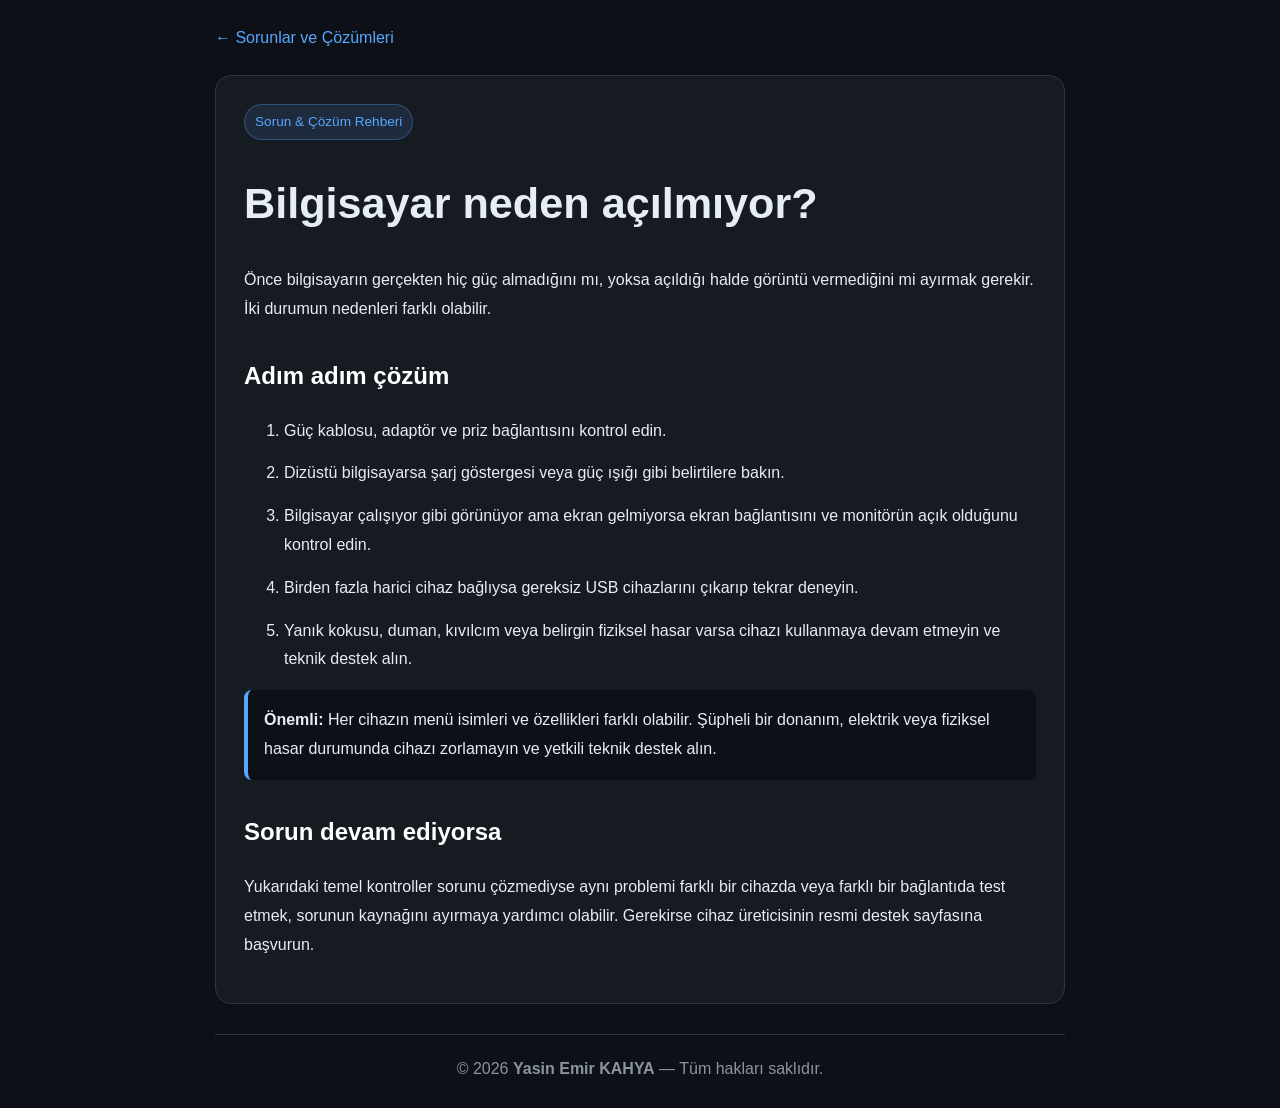
<file: bilgisayar-acilmiyor.html>
<!DOCTYPE html>
<html lang="tr">
<head>
<meta charset="UTF-8"><meta name="viewport" content="width=device-width, initial-scale=1.0">
<title>Bilgisayar Açılmıyor: Ne Yapmalıyım? | Yasin Emir KAHYA</title>
<meta name="description" content="Bilgisayar hiç açılmıyorsa güç, ekran ve bağlantı gibi temel noktaları güvenli şekilde kontrol etmek için adım adım rehber.">
<meta name="author" content="Yasin Emir KAHYA">
<link rel="canonical" href="https://yasinemirkahya1122-del.github.io/YasinEmirKAHYA/bilgisayar-acilmiyor.html">
<meta property="og:title" content="Bilgisayar Açılmıyor: Ne Yapmalıyım?">
<meta property="og:description" content="Bilgisayar hiç açılmıyorsa güç, ekran ve bağlantı gibi temel noktaları güvenli şekilde kontrol etmek için adım adım rehber.">
<meta property="og:type" content="article">
<script type="application/ld+json">
{"@context":"https://schema.org","@type":"Article","headline":"Bilgisayar neden açılmıyor?","description":"Bilgisayar hiç açılmıyorsa güç, ekran ve bağlantı gibi temel noktaları güvenli şekilde kontrol etmek için adım adım rehber.","author":{"@type":"Person","name":"Yasin Emir KAHYA"},"mainEntityOfPage":"https://yasinemirkahya1122-del.github.io/YasinEmirKAHYA/bilgisayar-acilmiyor.html"}
</script>
<style>
body{margin:0;background:#0d1117;color:#e6edf3;font-family:Arial,sans-serif;line-height:1.8}
.wrap{max-width:850px;margin:auto;padding:24px 18px}a{color:#58a6ff}.back{display:inline-block;margin-bottom:22px;text-decoration:none}
.card{background:#161b22;border:1px solid #30363d;border-radius:16px;padding:28px}
h1{font-size:clamp(1.8rem,5vw,2.7rem);line-height:1.25}h2{margin-top:30px;color:#fff}
.tag{display:inline-block;color:#58a6ff;background:rgba(88,166,255,.12);border:1px solid rgba(88,166,255,.3);padding:5px 10px;border-radius:999px;font-size:.85rem}
li{margin:14px 0}.note{padding:16px;border-left:4px solid #58a6ff;background:#0d1117;border-radius:8px}
footer{text-align:center;color:#8b949e;margin-top:30px;border-top:1px solid #30363d;padding-top:20px}
</style>
</head><body><main class="wrap">
<a class="back" href="sorunlar-ve-cozumleri.html">← Sorunlar ve Çözümleri</a>
<article class="card">
<span class="tag">Sorun & Çözüm Rehberi</span>
<h1>Bilgisayar neden açılmıyor?</h1>
<p>Önce bilgisayarın gerçekten hiç güç almadığını mı, yoksa açıldığı halde görüntü vermediğini mi ayırmak gerekir. İki durumun nedenleri farklı olabilir.</p>
<h2>Adım adım çözüm</h2><ol><li>Güç kablosu, adaptör ve priz bağlantısını kontrol edin.</li><li>Dizüstü bilgisayarsa şarj göstergesi veya güç ışığı gibi belirtilere bakın.</li><li>Bilgisayar çalışıyor gibi görünüyor ama ekran gelmiyorsa ekran bağlantısını ve monitörün açık olduğunu kontrol edin.</li><li>Birden fazla harici cihaz bağlıysa gereksiz USB cihazlarını çıkarıp tekrar deneyin.</li><li>Yanık kokusu, duman, kıvılcım veya belirgin fiziksel hasar varsa cihazı kullanmaya devam etmeyin ve teknik destek alın.</li></ol>
<div class="note"><strong>Önemli:</strong> Her cihazın menü isimleri ve özellikleri farklı olabilir. Şüpheli bir donanım, elektrik veya fiziksel hasar durumunda cihazı zorlamayın ve yetkili teknik destek alın.</div>
<h2>Sorun devam ediyorsa</h2>
<p>Yukarıdaki temel kontroller sorunu çözmediyse aynı problemi farklı bir cihazda veya farklı bir bağlantıda test etmek, sorunun kaynağını ayırmaya yardımcı olabilir. Gerekirse cihaz üreticisinin resmi destek sayfasına başvurun.</p>
</article>
<footer>© 2026 <strong>Yasin Emir KAHYA</strong> — Tüm hakları saklıdır.</footer>
</main></body></html>
</file>
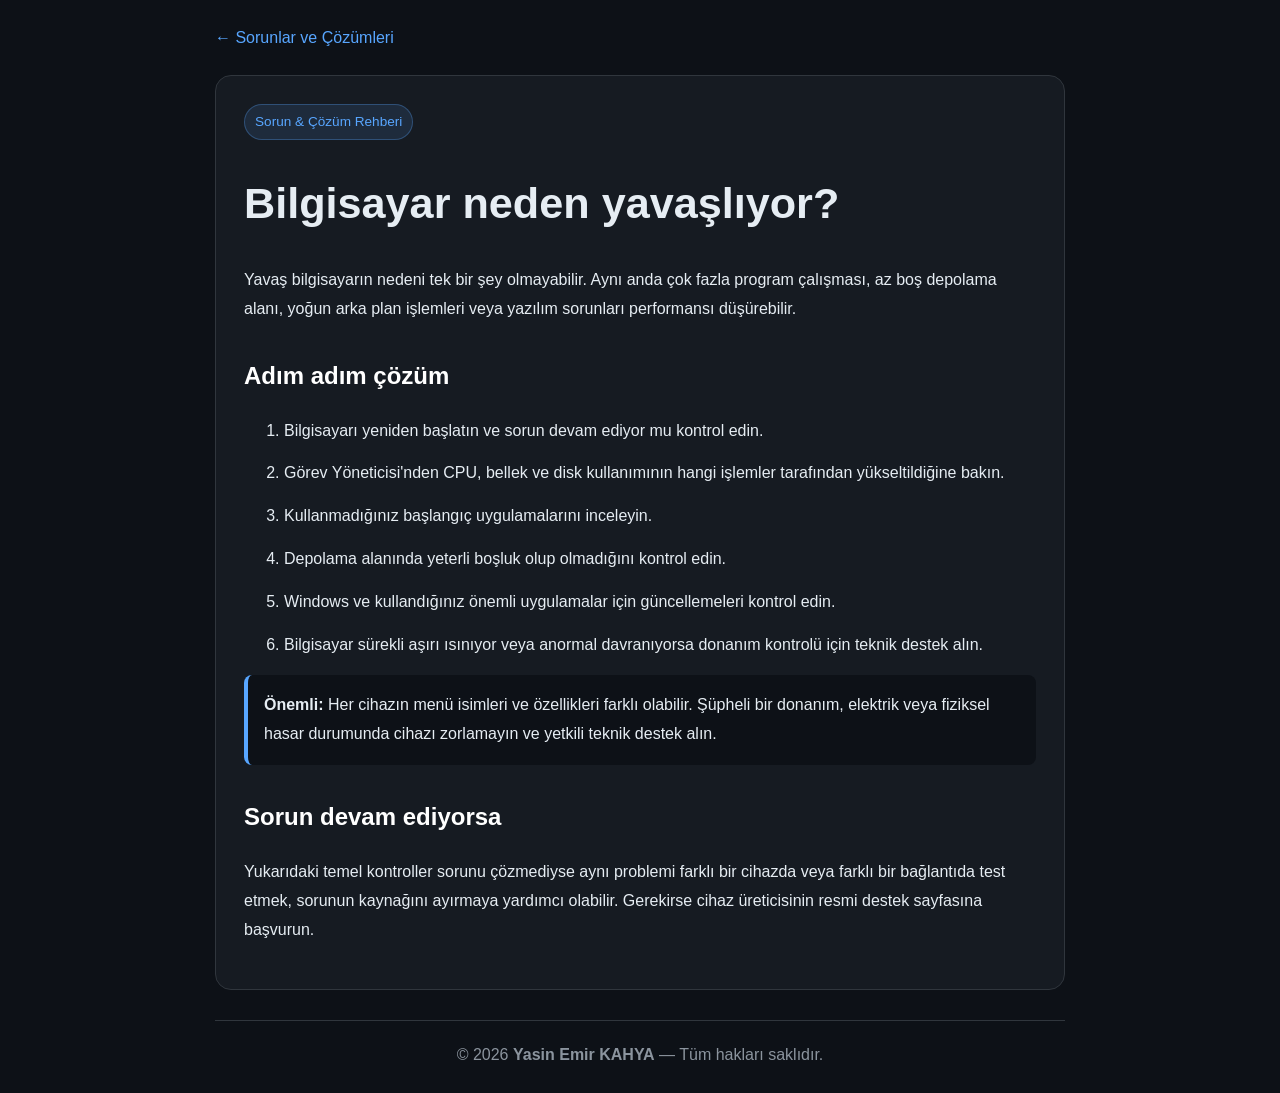
<file: bilgisayar-neden-yavas.html>
<!DOCTYPE html>
<html lang="tr">
<head>
<meta charset="UTF-8"><meta name="viewport" content="width=device-width, initial-scale=1.0">
<title>Bilgisayar Neden Yavaşlıyor? | Yasin Emir KAHYA</title>
<meta name="description" content="Windows bilgisayarın yavaşlamasının olası nedenlerini ve başlangıç programları, depolama, güncellemeler ve çalışan işlemler üzerinden kontrol yöntemlerini anlatıyoruz.">
<meta name="author" content="Yasin Emir KAHYA">
<link rel="canonical" href="https://yasinemirkahya1122-del.github.io/YasinEmirKAHYA/bilgisayar-neden-yavas.html">
<meta property="og:title" content="Bilgisayar Neden Yavaşlıyor?">
<meta property="og:description" content="Windows bilgisayarın yavaşlamasının olası nedenlerini ve başlangıç programları, depolama, güncellemeler ve çalışan işlemler üzerinden kontrol yöntemlerini anlatıyoruz.">
<meta property="og:type" content="article">
<script type="application/ld+json">
{"@context":"https://schema.org","@type":"Article","headline":"Bilgisayar neden yavaşlıyor?","description":"Windows bilgisayarın yavaşlamasının olası nedenlerini ve başlangıç programları, depolama, güncellemeler ve çalışan işlemler üzerinden kontrol yöntemlerini anlatıyoruz.","author":{"@type":"Person","name":"Yasin Emir KAHYA"},"mainEntityOfPage":"https://yasinemirkahya1122-del.github.io/YasinEmirKAHYA/bilgisayar-neden-yavas.html"}
</script>
<style>
body{margin:0;background:#0d1117;color:#e6edf3;font-family:Arial,sans-serif;line-height:1.8}
.wrap{max-width:850px;margin:auto;padding:24px 18px}a{color:#58a6ff}.back{display:inline-block;margin-bottom:22px;text-decoration:none}
.card{background:#161b22;border:1px solid #30363d;border-radius:16px;padding:28px}
h1{font-size:clamp(1.8rem,5vw,2.7rem);line-height:1.25}h2{margin-top:30px;color:#fff}
.tag{display:inline-block;color:#58a6ff;background:rgba(88,166,255,.12);border:1px solid rgba(88,166,255,.3);padding:5px 10px;border-radius:999px;font-size:.85rem}
li{margin:14px 0}.note{padding:16px;border-left:4px solid #58a6ff;background:#0d1117;border-radius:8px}
footer{text-align:center;color:#8b949e;margin-top:30px;border-top:1px solid #30363d;padding-top:20px}
</style>
</head><body><main class="wrap">
<a class="back" href="sorunlar-ve-cozumleri.html">← Sorunlar ve Çözümleri</a>
<article class="card">
<span class="tag">Sorun & Çözüm Rehberi</span>
<h1>Bilgisayar neden yavaşlıyor?</h1>
<p>Yavaş bilgisayarın nedeni tek bir şey olmayabilir. Aynı anda çok fazla program çalışması, az boş depolama alanı, yoğun arka plan işlemleri veya yazılım sorunları performansı düşürebilir.</p>
<h2>Adım adım çözüm</h2><ol><li>Bilgisayarı yeniden başlatın ve sorun devam ediyor mu kontrol edin.</li><li>Görev Yöneticisi'nden CPU, bellek ve disk kullanımının hangi işlemler tarafından yükseltildiğine bakın.</li><li>Kullanmadığınız başlangıç uygulamalarını inceleyin.</li><li>Depolama alanında yeterli boşluk olup olmadığını kontrol edin.</li><li>Windows ve kullandığınız önemli uygulamalar için güncellemeleri kontrol edin.</li><li>Bilgisayar sürekli aşırı ısınıyor veya anormal davranıyorsa donanım kontrolü için teknik destek alın.</li></ol>
<div class="note"><strong>Önemli:</strong> Her cihazın menü isimleri ve özellikleri farklı olabilir. Şüpheli bir donanım, elektrik veya fiziksel hasar durumunda cihazı zorlamayın ve yetkili teknik destek alın.</div>
<h2>Sorun devam ediyorsa</h2>
<p>Yukarıdaki temel kontroller sorunu çözmediyse aynı problemi farklı bir cihazda veya farklı bir bağlantıda test etmek, sorunun kaynağını ayırmaya yardımcı olabilir. Gerekirse cihaz üreticisinin resmi destek sayfasına başvurun.</p>
</article>
<footer>© 2026 <strong>Yasin Emir KAHYA</strong> — Tüm hakları saklıdır.</footer>
</main></body></html>
</file>
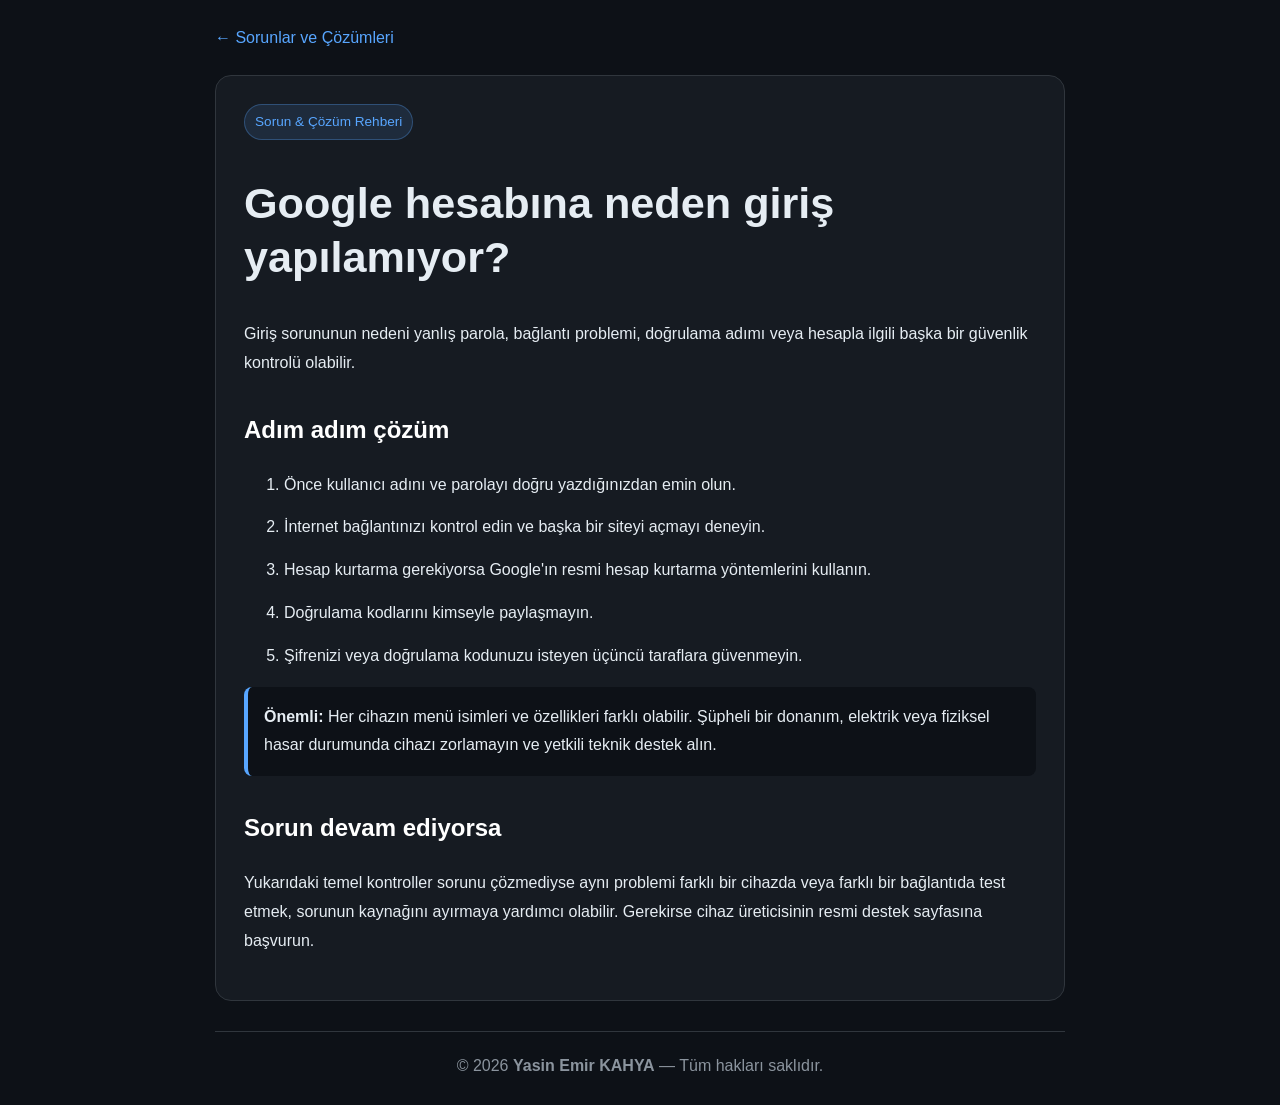
<file: google-hesabina-giremiyorum.html>
<!DOCTYPE html>
<html lang="tr">
<head>
<meta charset="UTF-8"><meta name="viewport" content="width=device-width, initial-scale=1.0">
<title>Google Hesabıma Giremiyorum: Ne Yapmalıyım? | Yasin Emir KAHYA</title>
<meta name="description" content="Google hesabına giriş yapılamadığında parola, bağlantı, doğrulama ve hesap kurtarma adımlarını güvenli biçimde anlamanıza yardımcı olur.">
<meta name="author" content="Yasin Emir KAHYA">
<link rel="canonical" href="https://yasinemirkahya1122-del.github.io/YasinEmirKAHYA/google-hesabina-giremiyorum.html">
<meta property="og:title" content="Google Hesabıma Giremiyorum: Ne Yapmalıyım?">
<meta property="og:description" content="Google hesabına giriş yapılamadığında parola, bağlantı, doğrulama ve hesap kurtarma adımlarını güvenli biçimde anlamanıza yardımcı olur.">
<meta property="og:type" content="article">
<script type="application/ld+json">
{"@context":"https://schema.org","@type":"Article","headline":"Google hesabına neden giriş yapılamıyor?","description":"Google hesabına giriş yapılamadığında parola, bağlantı, doğrulama ve hesap kurtarma adımlarını güvenli biçimde anlamanıza yardımcı olur.","author":{"@type":"Person","name":"Yasin Emir KAHYA"},"mainEntityOfPage":"https://yasinemirkahya1122-del.github.io/YasinEmirKAHYA/google-hesabina-giremiyorum.html"}
</script>
<style>
body{margin:0;background:#0d1117;color:#e6edf3;font-family:Arial,sans-serif;line-height:1.8}
.wrap{max-width:850px;margin:auto;padding:24px 18px}a{color:#58a6ff}.back{display:inline-block;margin-bottom:22px;text-decoration:none}
.card{background:#161b22;border:1px solid #30363d;border-radius:16px;padding:28px}
h1{font-size:clamp(1.8rem,5vw,2.7rem);line-height:1.25}h2{margin-top:30px;color:#fff}
.tag{display:inline-block;color:#58a6ff;background:rgba(88,166,255,.12);border:1px solid rgba(88,166,255,.3);padding:5px 10px;border-radius:999px;font-size:.85rem}
li{margin:14px 0}.note{padding:16px;border-left:4px solid #58a6ff;background:#0d1117;border-radius:8px}
footer{text-align:center;color:#8b949e;margin-top:30px;border-top:1px solid #30363d;padding-top:20px}
</style>
</head><body><main class="wrap">
<a class="back" href="sorunlar-ve-cozumleri.html">← Sorunlar ve Çözümleri</a>
<article class="card">
<span class="tag">Sorun & Çözüm Rehberi</span>
<h1>Google hesabına neden giriş yapılamıyor?</h1>
<p>Giriş sorununun nedeni yanlış parola, bağlantı problemi, doğrulama adımı veya hesapla ilgili başka bir güvenlik kontrolü olabilir.</p>
<h2>Adım adım çözüm</h2><ol><li>Önce kullanıcı adını ve parolayı doğru yazdığınızdan emin olun.</li><li>İnternet bağlantınızı kontrol edin ve başka bir siteyi açmayı deneyin.</li><li>Hesap kurtarma gerekiyorsa Google'ın resmi hesap kurtarma yöntemlerini kullanın.</li><li>Doğrulama kodlarını kimseyle paylaşmayın.</li><li>Şifrenizi veya doğrulama kodunuzu isteyen üçüncü taraflara güvenmeyin.</li></ol>
<div class="note"><strong>Önemli:</strong> Her cihazın menü isimleri ve özellikleri farklı olabilir. Şüpheli bir donanım, elektrik veya fiziksel hasar durumunda cihazı zorlamayın ve yetkili teknik destek alın.</div>
<h2>Sorun devam ediyorsa</h2>
<p>Yukarıdaki temel kontroller sorunu çözmediyse aynı problemi farklı bir cihazda veya farklı bir bağlantıda test etmek, sorunun kaynağını ayırmaya yardımcı olabilir. Gerekirse cihaz üreticisinin resmi destek sayfasına başvurun.</p>
</article>
<footer>© 2026 <strong>Yasin Emir KAHYA</strong> — Tüm hakları saklıdır.</footer>
</main></body></html>
</file>
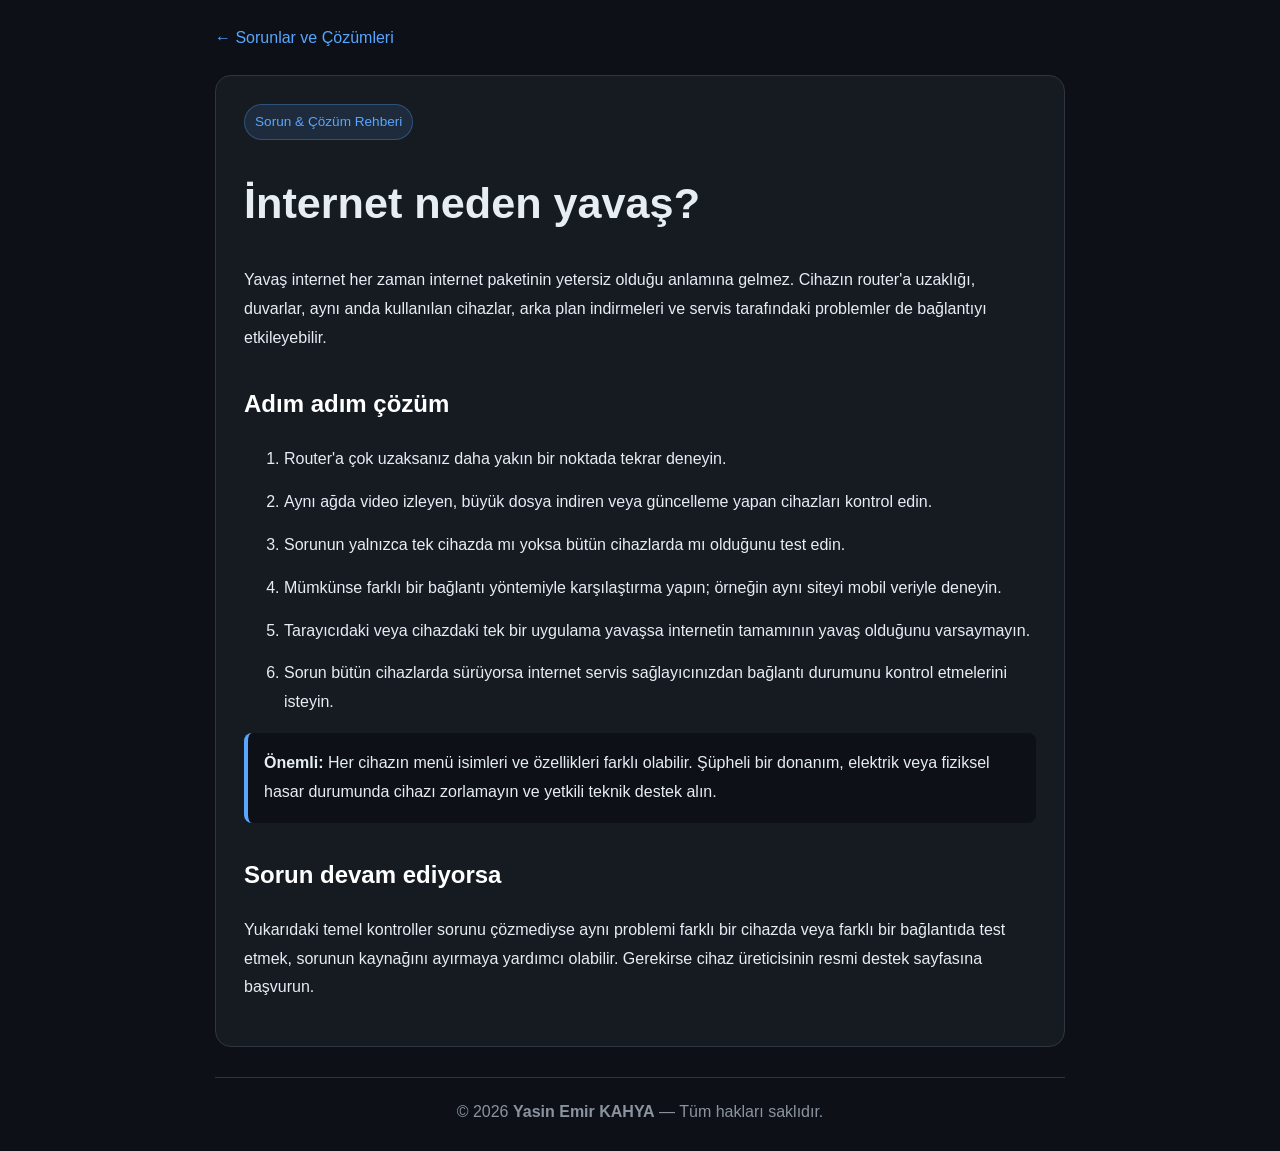
<file: internet-neden-yavas.html>
<!DOCTYPE html>
<html lang="tr">
<head>
<meta charset="UTF-8"><meta name="viewport" content="width=device-width, initial-scale=1.0">
<title>İnternet Neden Yavaş? | Yasin Emir KAHYA</title>
<meta name="description" content="İnternet hızının neden düştüğünü; Wi-Fi sinyali, ağdaki cihazlar, arka plan indirmeleri ve servis kaynaklı sorunlar üzerinden anlatan ayrıntılı rehber.">
<meta name="author" content="Yasin Emir KAHYA">
<link rel="canonical" href="https://yasinemirkahya1122-del.github.io/YasinEmirKAHYA/internet-neden-yavas.html">
<meta property="og:title" content="İnternet Neden Yavaş?">
<meta property="og:description" content="İnternet hızının neden düştüğünü; Wi-Fi sinyali, ağdaki cihazlar, arka plan indirmeleri ve servis kaynaklı sorunlar üzerinden anlatan ayrıntılı rehber.">
<meta property="og:type" content="article">
<script type="application/ld+json">
{"@context":"https://schema.org","@type":"Article","headline":"İnternet neden yavaş?","description":"İnternet hızının neden düştüğünü; Wi-Fi sinyali, ağdaki cihazlar, arka plan indirmeleri ve servis kaynaklı sorunlar üzerinden anlatan ayrıntılı rehber.","author":{"@type":"Person","name":"Yasin Emir KAHYA"},"mainEntityOfPage":"https://yasinemirkahya1122-del.github.io/YasinEmirKAHYA/internet-neden-yavas.html"}
</script>
<style>
body{margin:0;background:#0d1117;color:#e6edf3;font-family:Arial,sans-serif;line-height:1.8}
.wrap{max-width:850px;margin:auto;padding:24px 18px}a{color:#58a6ff}.back{display:inline-block;margin-bottom:22px;text-decoration:none}
.card{background:#161b22;border:1px solid #30363d;border-radius:16px;padding:28px}
h1{font-size:clamp(1.8rem,5vw,2.7rem);line-height:1.25}h2{margin-top:30px;color:#fff}
.tag{display:inline-block;color:#58a6ff;background:rgba(88,166,255,.12);border:1px solid rgba(88,166,255,.3);padding:5px 10px;border-radius:999px;font-size:.85rem}
li{margin:14px 0}.note{padding:16px;border-left:4px solid #58a6ff;background:#0d1117;border-radius:8px}
footer{text-align:center;color:#8b949e;margin-top:30px;border-top:1px solid #30363d;padding-top:20px}
</style>
</head><body><main class="wrap">
<a class="back" href="sorunlar-ve-cozumleri.html">← Sorunlar ve Çözümleri</a>
<article class="card">
<span class="tag">Sorun & Çözüm Rehberi</span>
<h1>İnternet neden yavaş?</h1>
<p>Yavaş internet her zaman internet paketinin yetersiz olduğu anlamına gelmez. Cihazın router'a uzaklığı, duvarlar, aynı anda kullanılan cihazlar, arka plan indirmeleri ve servis tarafındaki problemler de bağlantıyı etkileyebilir.</p>
<h2>Adım adım çözüm</h2><ol><li>Router'a çok uzaksanız daha yakın bir noktada tekrar deneyin.</li><li>Aynı ağda video izleyen, büyük dosya indiren veya güncelleme yapan cihazları kontrol edin.</li><li>Sorunun yalnızca tek cihazda mı yoksa bütün cihazlarda mı olduğunu test edin.</li><li>Mümkünse farklı bir bağlantı yöntemiyle karşılaştırma yapın; örneğin aynı siteyi mobil veriyle deneyin.</li><li>Tarayıcıdaki veya cihazdaki tek bir uygulama yavaşsa internetin tamamının yavaş olduğunu varsaymayın.</li><li>Sorun bütün cihazlarda sürüyorsa internet servis sağlayıcınızdan bağlantı durumunu kontrol etmelerini isteyin.</li></ol>
<div class="note"><strong>Önemli:</strong> Her cihazın menü isimleri ve özellikleri farklı olabilir. Şüpheli bir donanım, elektrik veya fiziksel hasar durumunda cihazı zorlamayın ve yetkili teknik destek alın.</div>
<h2>Sorun devam ediyorsa</h2>
<p>Yukarıdaki temel kontroller sorunu çözmediyse aynı problemi farklı bir cihazda veya farklı bir bağlantıda test etmek, sorunun kaynağını ayırmaya yardımcı olabilir. Gerekirse cihaz üreticisinin resmi destek sayfasına başvurun.</p>
</article>
<footer>© 2026 <strong>Yasin Emir KAHYA</strong> — Tüm hakları saklıdır.</footer>
</main></body></html>
</file>
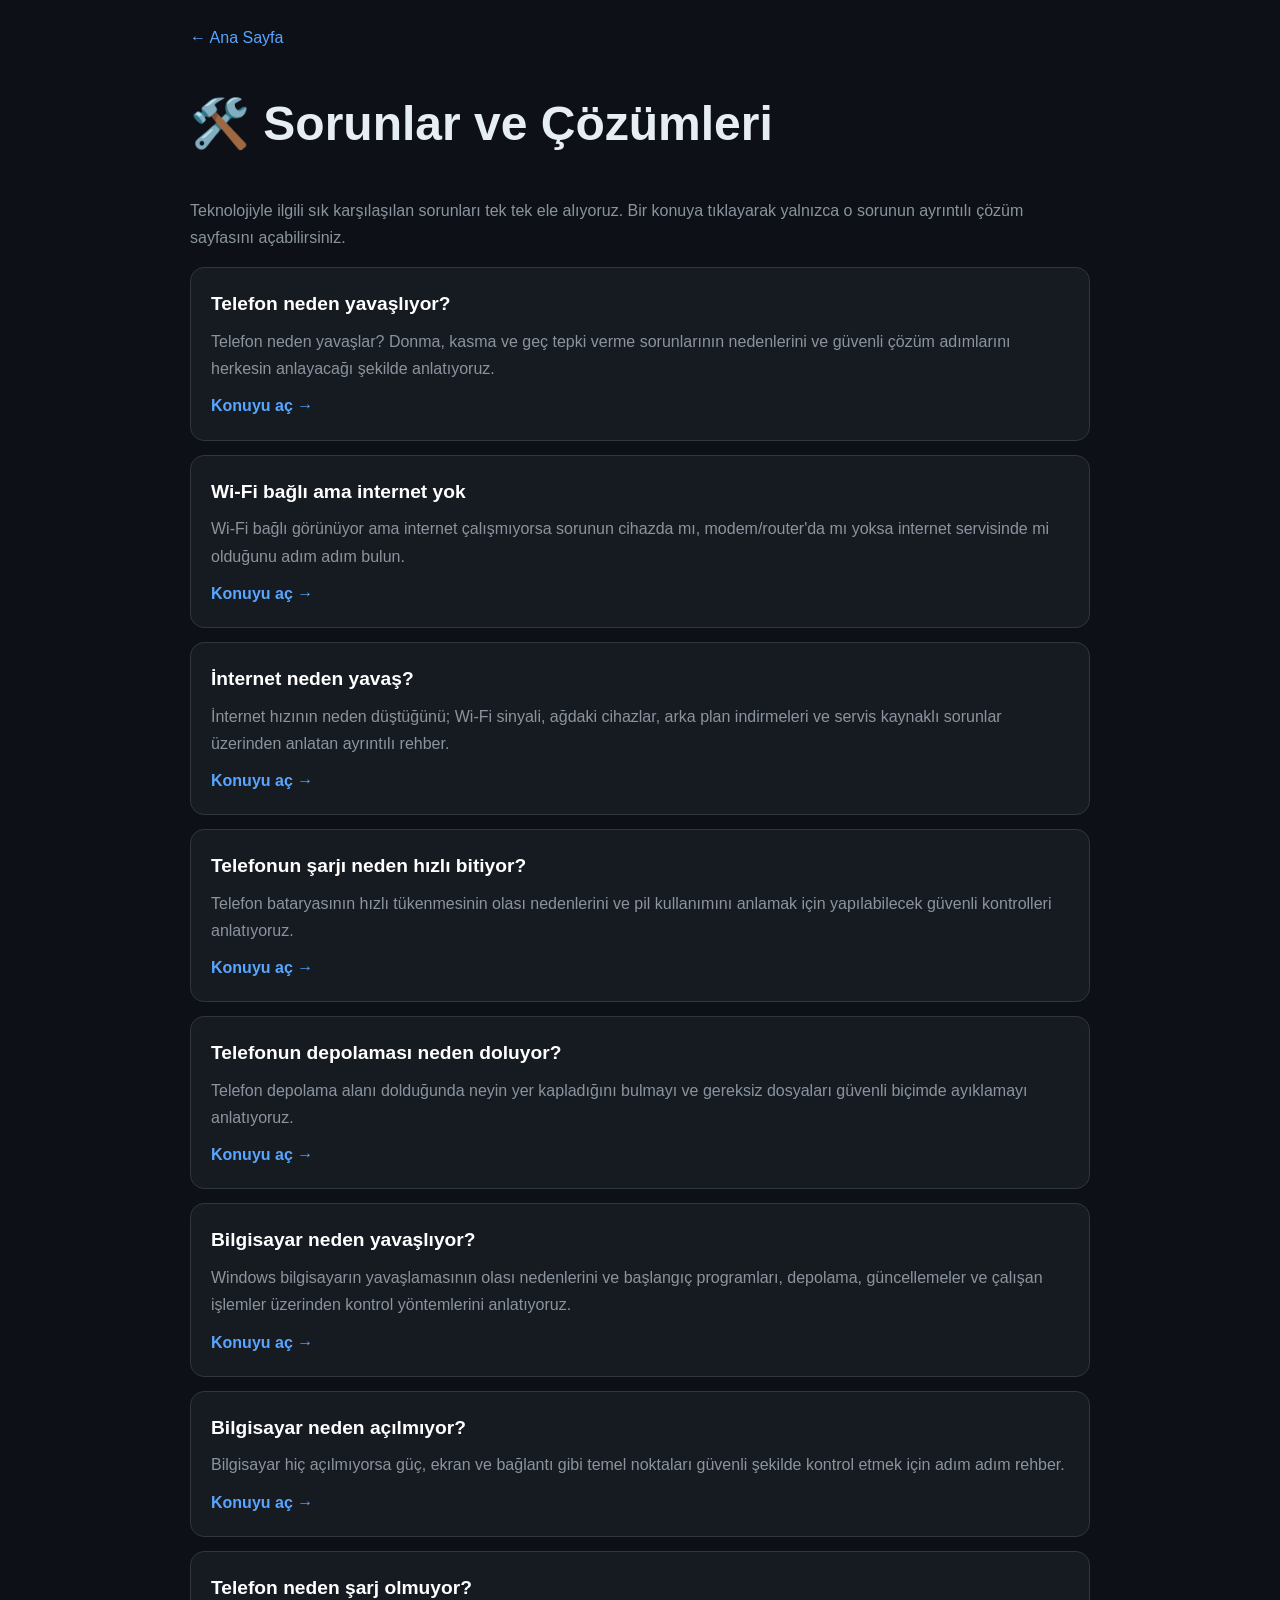
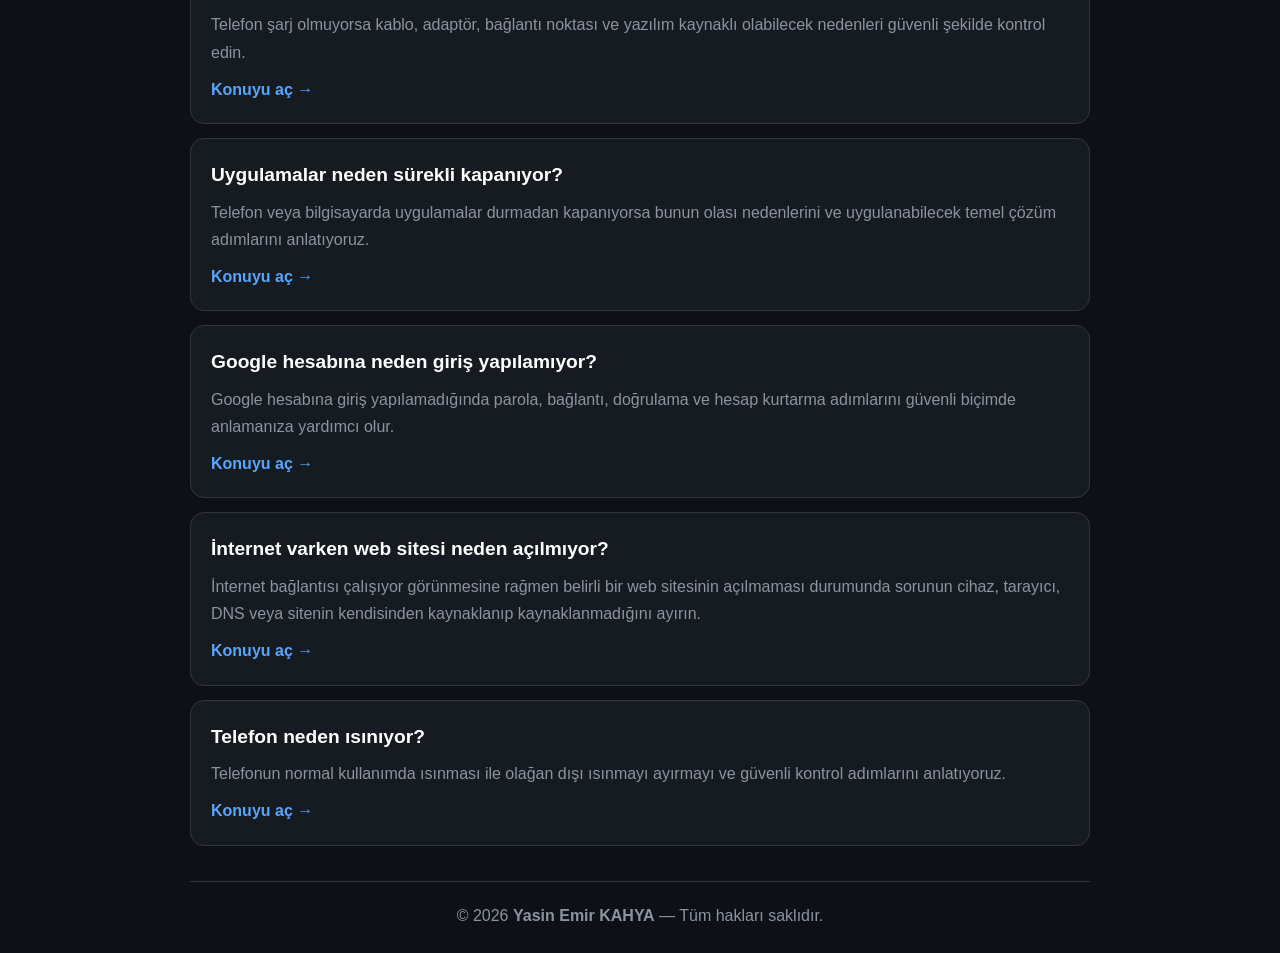
<file: sorunlar-ve-cozumleri.html>
<!DOCTYPE html><html lang="tr"><head><meta charset="UTF-8"><meta name="viewport" content="width=device-width,initial-scale=1.0">
<title>Sorunlar ve Çözümleri | Yasin Emir KAHYA</title>
<meta name="description" content="Telefon, internet, Wi-Fi ve bilgisayar sorunları için anlaşılır, adım adım çözüm rehberleri.">
<meta name="author" content="Yasin Emir KAHYA">
<style>
body{margin:0;background:#0d1117;color:#e6edf3;font-family:Arial,sans-serif;line-height:1.7}.wrap{max-width:900px;margin:auto;padding:24px 18px}a{color:#58a6ff}.back{text-decoration:none}h1{font-size:clamp(2rem,6vw,3rem)}.intro{color:#8b949e}.grid{display:grid;gap:14px}.topic{display:block;text-decoration:none;background:#161b22;border:1px solid #30363d;border-radius:14px;padding:20px;transition:.2s}.topic:hover{border-color:#58a6ff;transform:translateY(-2px)}.topic h2{color:#fff;margin:0 0 7px;font-size:1.2rem}.topic p{color:#8b949e;margin:0 0 10px}.topic span{font-weight:700}footer{text-align:center;color:#8b949e;margin-top:35px;border-top:1px solid #30363d;padding-top:20px}
</style></head><body><main class="wrap"><a class="back" href="index.html">← Ana Sayfa</a>
<h1>🛠️ Sorunlar ve Çözümleri</h1><p class="intro">Teknolojiyle ilgili sık karşılaşılan sorunları tek tek ele alıyoruz. Bir konuya tıklayarak yalnızca o sorunun ayrıntılı çözüm sayfasını açabilirsiniz.</p>
<div class="grid"><a href="telefon-neden-yavasliyor.html" class="topic"><h2>Telefon neden yavaşlıyor?</h2><p>Telefon neden yavaşlar? Donma, kasma ve geç tepki verme sorunlarının nedenlerini ve güvenli çözüm adımlarını herkesin anlayacağı şekilde anlatıyoruz.</p><span>Konuyu aç →</span></a><a href="wifi-bagli-ama-internet-yok.html" class="topic"><h2>Wi-Fi bağlı ama internet yok</h2><p>Wi-Fi bağlı görünüyor ama internet çalışmıyorsa sorunun cihazda mı, modem/router'da mı yoksa internet servisinde mi olduğunu adım adım bulun.</p><span>Konuyu aç →</span></a><a href="internet-neden-yavas.html" class="topic"><h2>İnternet neden yavaş?</h2><p>İnternet hızının neden düştüğünü; Wi-Fi sinyali, ağdaki cihazlar, arka plan indirmeleri ve servis kaynaklı sorunlar üzerinden anlatan ayrıntılı rehber.</p><span>Konuyu aç →</span></a><a href="telefon-sarji-hizli-bitiyor.html" class="topic"><h2>Telefonun şarjı neden hızlı bitiyor?</h2><p>Telefon bataryasının hızlı tükenmesinin olası nedenlerini ve pil kullanımını anlamak için yapılabilecek güvenli kontrolleri anlatıyoruz.</p><span>Konuyu aç →</span></a><a href="telefon-depolama-doldu.html" class="topic"><h2>Telefonun depolaması neden doluyor?</h2><p>Telefon depolama alanı dolduğunda neyin yer kapladığını bulmayı ve gereksiz dosyaları güvenli biçimde ayıklamayı anlatıyoruz.</p><span>Konuyu aç →</span></a><a href="bilgisayar-neden-yavas.html" class="topic"><h2>Bilgisayar neden yavaşlıyor?</h2><p>Windows bilgisayarın yavaşlamasının olası nedenlerini ve başlangıç programları, depolama, güncellemeler ve çalışan işlemler üzerinden kontrol yöntemlerini anlatıyoruz.</p><span>Konuyu aç →</span></a><a href="bilgisayar-acilmiyor.html" class="topic"><h2>Bilgisayar neden açılmıyor?</h2><p>Bilgisayar hiç açılmıyorsa güç, ekran ve bağlantı gibi temel noktaları güvenli şekilde kontrol etmek için adım adım rehber.</p><span>Konuyu aç →</span></a><a href="telefon-sarj-olmuyor.html" class="topic"><h2>Telefon neden şarj olmuyor?</h2><p>Telefon şarj olmuyorsa kablo, adaptör, bağlantı noktası ve yazılım kaynaklı olabilecek nedenleri güvenli şekilde kontrol edin.</p><span>Konuyu aç →</span></a><a href="uygulamalar-kapaniyor.html" class="topic"><h2>Uygulamalar neden sürekli kapanıyor?</h2><p>Telefon veya bilgisayarda uygulamalar durmadan kapanıyorsa bunun olası nedenlerini ve uygulanabilecek temel çözüm adımlarını anlatıyoruz.</p><span>Konuyu aç →</span></a><a href="google-hesabina-giremiyorum.html" class="topic"><h2>Google hesabına neden giriş yapılamıyor?</h2><p>Google hesabına giriş yapılamadığında parola, bağlantı, doğrulama ve hesap kurtarma adımlarını güvenli biçimde anlamanıza yardımcı olur.</p><span>Konuyu aç →</span></a><a href="web-sitesi-acilmiyor.html" class="topic"><h2>İnternet varken web sitesi neden açılmıyor?</h2><p>İnternet bağlantısı çalışıyor görünmesine rağmen belirli bir web sitesinin açılmaması durumunda sorunun cihaz, tarayıcı, DNS veya sitenin kendisinden kaynaklanıp kaynaklanmadığını ayırın.</p><span>Konuyu aç →</span></a><a href="telefon-isinma-sorunu.html" class="topic"><h2>Telefon neden ısınıyor?</h2><p>Telefonun normal kullanımda ısınması ile olağan dışı ısınmayı ayırmayı ve güvenli kontrol adımlarını anlatıyoruz.</p><span>Konuyu aç →</span></a></div><footer>© 2026 <strong>Yasin Emir KAHYA</strong> — Tüm hakları saklıdır.</footer></main></body></html>
</file>
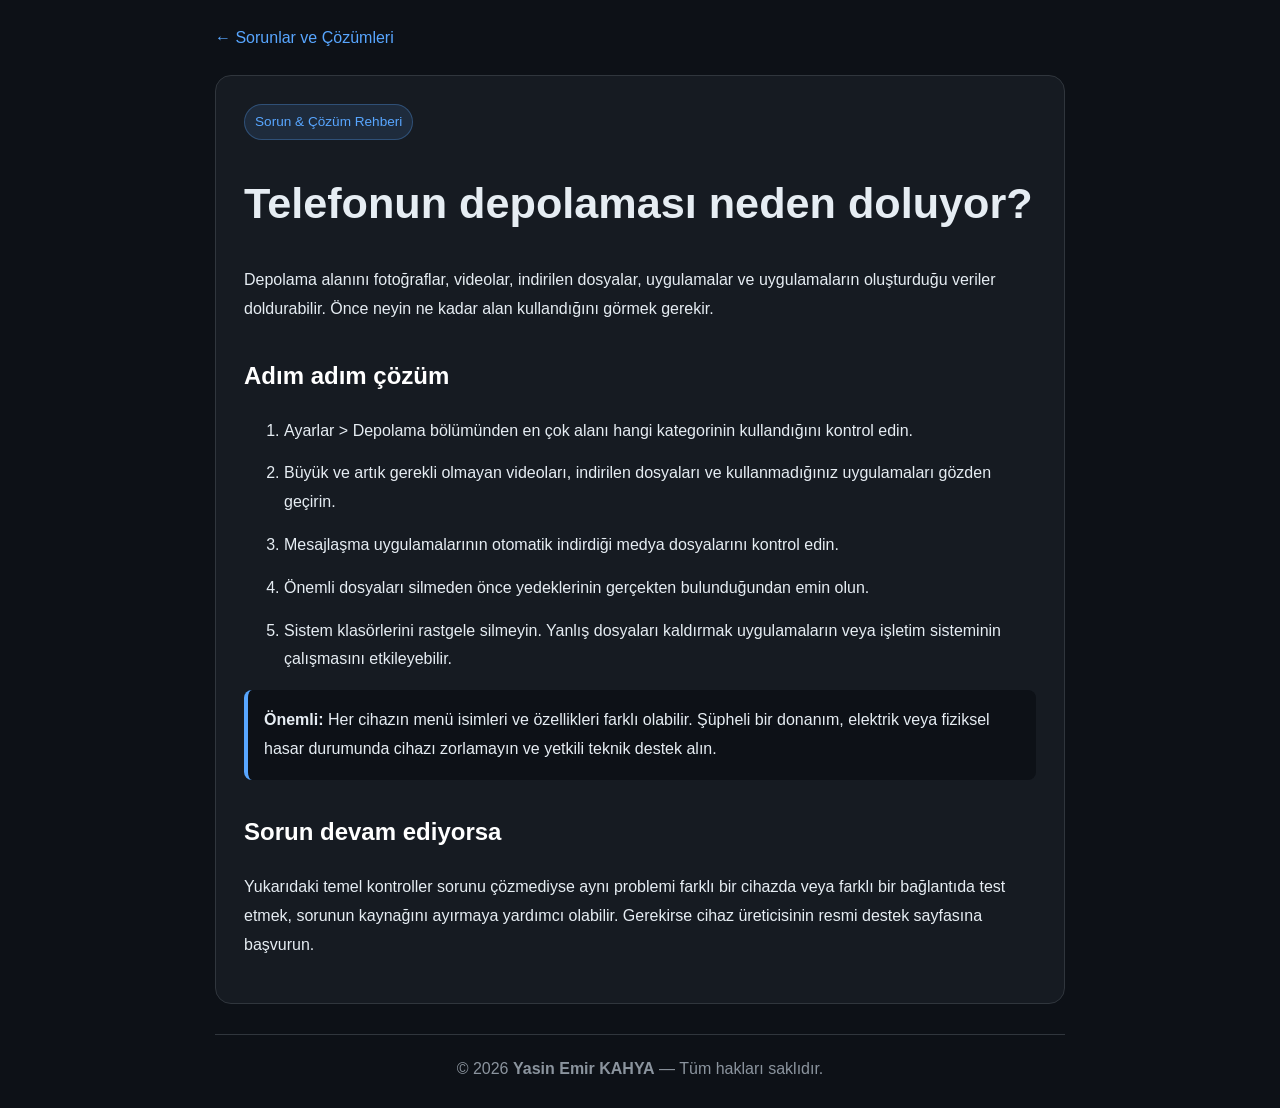
<file: telefon-depolama-doldu.html>
<!DOCTYPE html>
<html lang="tr">
<head>
<meta charset="UTF-8"><meta name="viewport" content="width=device-width, initial-scale=1.0">
<title>Telefonun Depolaması Neden Doluyor? | Yasin Emir KAHYA</title>
<meta name="description" content="Telefon depolama alanı dolduğunda neyin yer kapladığını bulmayı ve gereksiz dosyaları güvenli biçimde ayıklamayı anlatıyoruz.">
<meta name="author" content="Yasin Emir KAHYA">
<link rel="canonical" href="https://yasinemirkahya1122-del.github.io/YasinEmirKAHYA/telefon-depolama-doldu.html">
<meta property="og:title" content="Telefonun Depolaması Neden Doluyor?">
<meta property="og:description" content="Telefon depolama alanı dolduğunda neyin yer kapladığını bulmayı ve gereksiz dosyaları güvenli biçimde ayıklamayı anlatıyoruz.">
<meta property="og:type" content="article">
<script type="application/ld+json">
{"@context":"https://schema.org","@type":"Article","headline":"Telefonun depolaması neden doluyor?","description":"Telefon depolama alanı dolduğunda neyin yer kapladığını bulmayı ve gereksiz dosyaları güvenli biçimde ayıklamayı anlatıyoruz.","author":{"@type":"Person","name":"Yasin Emir KAHYA"},"mainEntityOfPage":"https://yasinemirkahya1122-del.github.io/YasinEmirKAHYA/telefon-depolama-doldu.html"}
</script>
<style>
body{margin:0;background:#0d1117;color:#e6edf3;font-family:Arial,sans-serif;line-height:1.8}
.wrap{max-width:850px;margin:auto;padding:24px 18px}a{color:#58a6ff}.back{display:inline-block;margin-bottom:22px;text-decoration:none}
.card{background:#161b22;border:1px solid #30363d;border-radius:16px;padding:28px}
h1{font-size:clamp(1.8rem,5vw,2.7rem);line-height:1.25}h2{margin-top:30px;color:#fff}
.tag{display:inline-block;color:#58a6ff;background:rgba(88,166,255,.12);border:1px solid rgba(88,166,255,.3);padding:5px 10px;border-radius:999px;font-size:.85rem}
li{margin:14px 0}.note{padding:16px;border-left:4px solid #58a6ff;background:#0d1117;border-radius:8px}
footer{text-align:center;color:#8b949e;margin-top:30px;border-top:1px solid #30363d;padding-top:20px}
</style>
</head><body><main class="wrap">
<a class="back" href="sorunlar-ve-cozumleri.html">← Sorunlar ve Çözümleri</a>
<article class="card">
<span class="tag">Sorun & Çözüm Rehberi</span>
<h1>Telefonun depolaması neden doluyor?</h1>
<p>Depolama alanını fotoğraflar, videolar, indirilen dosyalar, uygulamalar ve uygulamaların oluşturduğu veriler doldurabilir. Önce neyin ne kadar alan kullandığını görmek gerekir.</p>
<h2>Adım adım çözüm</h2><ol><li>Ayarlar > Depolama bölümünden en çok alanı hangi kategorinin kullandığını kontrol edin.</li><li>Büyük ve artık gerekli olmayan videoları, indirilen dosyaları ve kullanmadığınız uygulamaları gözden geçirin.</li><li>Mesajlaşma uygulamalarının otomatik indirdiği medya dosyalarını kontrol edin.</li><li>Önemli dosyaları silmeden önce yedeklerinin gerçekten bulunduğundan emin olun.</li><li>Sistem klasörlerini rastgele silmeyin. Yanlış dosyaları kaldırmak uygulamaların veya işletim sisteminin çalışmasını etkileyebilir.</li></ol>
<div class="note"><strong>Önemli:</strong> Her cihazın menü isimleri ve özellikleri farklı olabilir. Şüpheli bir donanım, elektrik veya fiziksel hasar durumunda cihazı zorlamayın ve yetkili teknik destek alın.</div>
<h2>Sorun devam ediyorsa</h2>
<p>Yukarıdaki temel kontroller sorunu çözmediyse aynı problemi farklı bir cihazda veya farklı bir bağlantıda test etmek, sorunun kaynağını ayırmaya yardımcı olabilir. Gerekirse cihaz üreticisinin resmi destek sayfasına başvurun.</p>
</article>
<footer>© 2026 <strong>Yasin Emir KAHYA</strong> — Tüm hakları saklıdır.</footer>
</main></body></html>
</file>
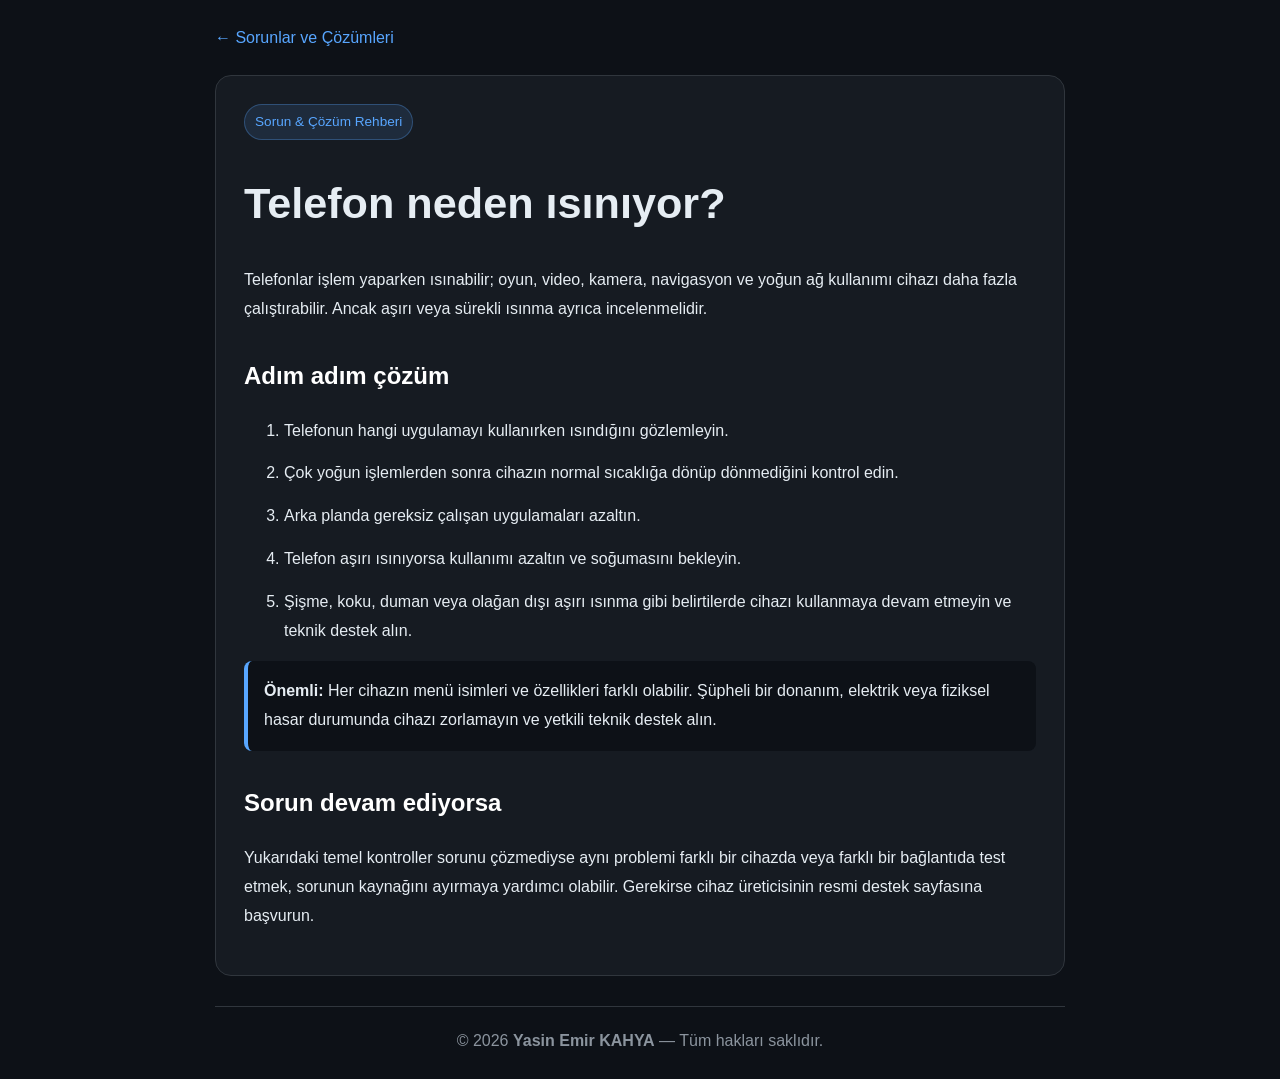
<file: telefon-isinma-sorunu.html>
<!DOCTYPE html>
<html lang="tr">
<head>
<meta charset="UTF-8"><meta name="viewport" content="width=device-width, initial-scale=1.0">
<title>Telefon Neden Isınıyor? | Yasin Emir KAHYA</title>
<meta name="description" content="Telefonun normal kullanımda ısınması ile olağan dışı ısınmayı ayırmayı ve güvenli kontrol adımlarını anlatıyoruz.">
<meta name="author" content="Yasin Emir KAHYA">
<link rel="canonical" href="https://yasinemirkahya1122-del.github.io/YasinEmirKAHYA/telefon-isinma-sorunu.html">
<meta property="og:title" content="Telefon Neden Isınıyor?">
<meta property="og:description" content="Telefonun normal kullanımda ısınması ile olağan dışı ısınmayı ayırmayı ve güvenli kontrol adımlarını anlatıyoruz.">
<meta property="og:type" content="article">
<script type="application/ld+json">
{"@context":"https://schema.org","@type":"Article","headline":"Telefon neden ısınıyor?","description":"Telefonun normal kullanımda ısınması ile olağan dışı ısınmayı ayırmayı ve güvenli kontrol adımlarını anlatıyoruz.","author":{"@type":"Person","name":"Yasin Emir KAHYA"},"mainEntityOfPage":"https://yasinemirkahya1122-del.github.io/YasinEmirKAHYA/telefon-isinma-sorunu.html"}
</script>
<style>
body{margin:0;background:#0d1117;color:#e6edf3;font-family:Arial,sans-serif;line-height:1.8}
.wrap{max-width:850px;margin:auto;padding:24px 18px}a{color:#58a6ff}.back{display:inline-block;margin-bottom:22px;text-decoration:none}
.card{background:#161b22;border:1px solid #30363d;border-radius:16px;padding:28px}
h1{font-size:clamp(1.8rem,5vw,2.7rem);line-height:1.25}h2{margin-top:30px;color:#fff}
.tag{display:inline-block;color:#58a6ff;background:rgba(88,166,255,.12);border:1px solid rgba(88,166,255,.3);padding:5px 10px;border-radius:999px;font-size:.85rem}
li{margin:14px 0}.note{padding:16px;border-left:4px solid #58a6ff;background:#0d1117;border-radius:8px}
footer{text-align:center;color:#8b949e;margin-top:30px;border-top:1px solid #30363d;padding-top:20px}
</style>
</head><body><main class="wrap">
<a class="back" href="sorunlar-ve-cozumleri.html">← Sorunlar ve Çözümleri</a>
<article class="card">
<span class="tag">Sorun & Çözüm Rehberi</span>
<h1>Telefon neden ısınıyor?</h1>
<p>Telefonlar işlem yaparken ısınabilir; oyun, video, kamera, navigasyon ve yoğun ağ kullanımı cihazı daha fazla çalıştırabilir. Ancak aşırı veya sürekli ısınma ayrıca incelenmelidir.</p>
<h2>Adım adım çözüm</h2><ol><li>Telefonun hangi uygulamayı kullanırken ısındığını gözlemleyin.</li><li>Çok yoğun işlemlerden sonra cihazın normal sıcaklığa dönüp dönmediğini kontrol edin.</li><li>Arka planda gereksiz çalışan uygulamaları azaltın.</li><li>Telefon aşırı ısınıyorsa kullanımı azaltın ve soğumasını bekleyin.</li><li>Şişme, koku, duman veya olağan dışı aşırı ısınma gibi belirtilerde cihazı kullanmaya devam etmeyin ve teknik destek alın.</li></ol>
<div class="note"><strong>Önemli:</strong> Her cihazın menü isimleri ve özellikleri farklı olabilir. Şüpheli bir donanım, elektrik veya fiziksel hasar durumunda cihazı zorlamayın ve yetkili teknik destek alın.</div>
<h2>Sorun devam ediyorsa</h2>
<p>Yukarıdaki temel kontroller sorunu çözmediyse aynı problemi farklı bir cihazda veya farklı bir bağlantıda test etmek, sorunun kaynağını ayırmaya yardımcı olabilir. Gerekirse cihaz üreticisinin resmi destek sayfasına başvurun.</p>
</article>
<footer>© 2026 <strong>Yasin Emir KAHYA</strong> — Tüm hakları saklıdır.</footer>
</main></body></html>
</file>
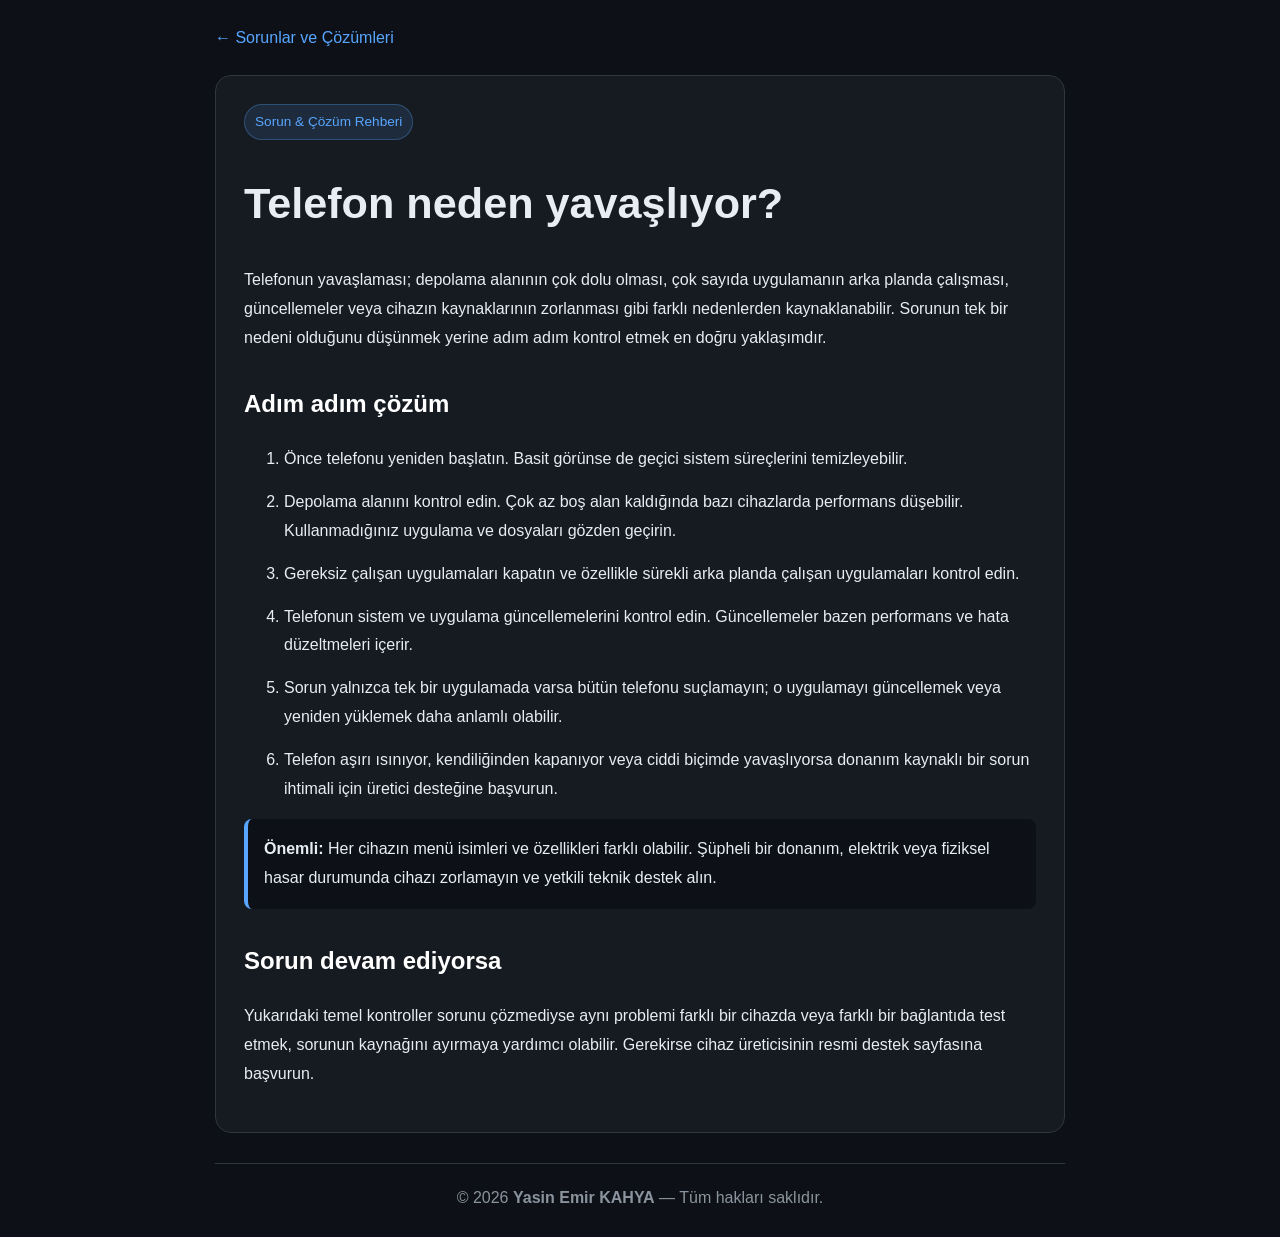
<file: telefon-neden-yavasliyor.html>
<!DOCTYPE html>
<html lang="tr">
<head>
<meta charset="UTF-8"><meta name="viewport" content="width=device-width, initial-scale=1.0">
<title>Telefon Neden Yavaşlıyor? | Yasin Emir KAHYA</title>
<meta name="description" content="Telefon neden yavaşlar? Donma, kasma ve geç tepki verme sorunlarının nedenlerini ve güvenli çözüm adımlarını herkesin anlayacağı şekilde anlatıyoruz.">
<meta name="author" content="Yasin Emir KAHYA">
<link rel="canonical" href="https://yasinemirkahya1122-del.github.io/YasinEmirKAHYA/telefon-neden-yavasliyor.html">
<meta property="og:title" content="Telefon Neden Yavaşlıyor?">
<meta property="og:description" content="Telefon neden yavaşlar? Donma, kasma ve geç tepki verme sorunlarının nedenlerini ve güvenli çözüm adımlarını herkesin anlayacağı şekilde anlatıyoruz.">
<meta property="og:type" content="article">
<script type="application/ld+json">
{"@context":"https://schema.org","@type":"Article","headline":"Telefon neden yavaşlıyor?","description":"Telefon neden yavaşlar? Donma, kasma ve geç tepki verme sorunlarının nedenlerini ve güvenli çözüm adımlarını herkesin anlayacağı şekilde anlatıyoruz.","author":{"@type":"Person","name":"Yasin Emir KAHYA"},"mainEntityOfPage":"https://yasinemirkahya1122-del.github.io/YasinEmirKAHYA/telefon-neden-yavasliyor.html"}
</script>
<style>
body{margin:0;background:#0d1117;color:#e6edf3;font-family:Arial,sans-serif;line-height:1.8}
.wrap{max-width:850px;margin:auto;padding:24px 18px}a{color:#58a6ff}.back{display:inline-block;margin-bottom:22px;text-decoration:none}
.card{background:#161b22;border:1px solid #30363d;border-radius:16px;padding:28px}
h1{font-size:clamp(1.8rem,5vw,2.7rem);line-height:1.25}h2{margin-top:30px;color:#fff}
.tag{display:inline-block;color:#58a6ff;background:rgba(88,166,255,.12);border:1px solid rgba(88,166,255,.3);padding:5px 10px;border-radius:999px;font-size:.85rem}
li{margin:14px 0}.note{padding:16px;border-left:4px solid #58a6ff;background:#0d1117;border-radius:8px}
footer{text-align:center;color:#8b949e;margin-top:30px;border-top:1px solid #30363d;padding-top:20px}
</style>
</head><body><main class="wrap">
<a class="back" href="sorunlar-ve-cozumleri.html">← Sorunlar ve Çözümleri</a>
<article class="card">
<span class="tag">Sorun & Çözüm Rehberi</span>
<h1>Telefon neden yavaşlıyor?</h1>
<p>Telefonun yavaşlaması; depolama alanının çok dolu olması, çok sayıda uygulamanın arka planda çalışması, güncellemeler veya cihazın kaynaklarının zorlanması gibi farklı nedenlerden kaynaklanabilir. Sorunun tek bir nedeni olduğunu düşünmek yerine adım adım kontrol etmek en doğru yaklaşımdır.</p>
<h2>Adım adım çözüm</h2><ol><li>Önce telefonu yeniden başlatın. Basit görünse de geçici sistem süreçlerini temizleyebilir.</li><li>Depolama alanını kontrol edin. Çok az boş alan kaldığında bazı cihazlarda performans düşebilir. Kullanmadığınız uygulama ve dosyaları gözden geçirin.</li><li>Gereksiz çalışan uygulamaları kapatın ve özellikle sürekli arka planda çalışan uygulamaları kontrol edin.</li><li>Telefonun sistem ve uygulama güncellemelerini kontrol edin. Güncellemeler bazen performans ve hata düzeltmeleri içerir.</li><li>Sorun yalnızca tek bir uygulamada varsa bütün telefonu suçlamayın; o uygulamayı güncellemek veya yeniden yüklemek daha anlamlı olabilir.</li><li>Telefon aşırı ısınıyor, kendiliğinden kapanıyor veya ciddi biçimde yavaşlıyorsa donanım kaynaklı bir sorun ihtimali için üretici desteğine başvurun.</li></ol>
<div class="note"><strong>Önemli:</strong> Her cihazın menü isimleri ve özellikleri farklı olabilir. Şüpheli bir donanım, elektrik veya fiziksel hasar durumunda cihazı zorlamayın ve yetkili teknik destek alın.</div>
<h2>Sorun devam ediyorsa</h2>
<p>Yukarıdaki temel kontroller sorunu çözmediyse aynı problemi farklı bir cihazda veya farklı bir bağlantıda test etmek, sorunun kaynağını ayırmaya yardımcı olabilir. Gerekirse cihaz üreticisinin resmi destek sayfasına başvurun.</p>
</article>
<footer>© 2026 <strong>Yasin Emir KAHYA</strong> — Tüm hakları saklıdır.</footer>
</main></body></html>
</file>
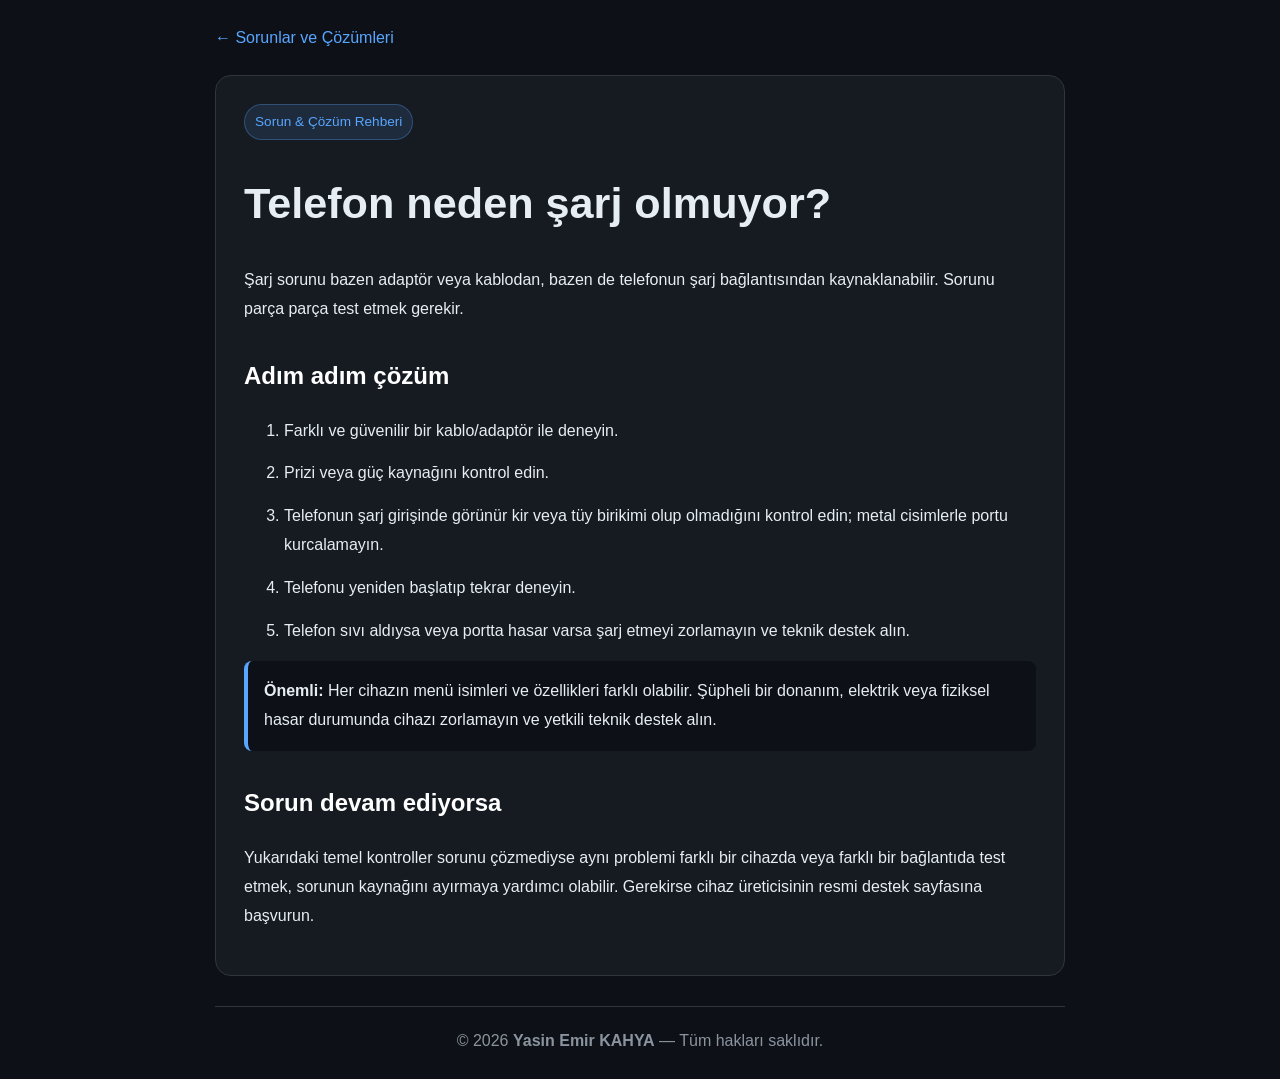
<file: telefon-sarj-olmuyor.html>
<!DOCTYPE html>
<html lang="tr">
<head>
<meta charset="UTF-8"><meta name="viewport" content="width=device-width, initial-scale=1.0">
<title>Telefon Neden Şarj Olmuyor? | Yasin Emir KAHYA</title>
<meta name="description" content="Telefon şarj olmuyorsa kablo, adaptör, bağlantı noktası ve yazılım kaynaklı olabilecek nedenleri güvenli şekilde kontrol edin.">
<meta name="author" content="Yasin Emir KAHYA">
<link rel="canonical" href="https://yasinemirkahya1122-del.github.io/YasinEmirKAHYA/telefon-sarj-olmuyor.html">
<meta property="og:title" content="Telefon Neden Şarj Olmuyor?">
<meta property="og:description" content="Telefon şarj olmuyorsa kablo, adaptör, bağlantı noktası ve yazılım kaynaklı olabilecek nedenleri güvenli şekilde kontrol edin.">
<meta property="og:type" content="article">
<script type="application/ld+json">
{"@context":"https://schema.org","@type":"Article","headline":"Telefon neden şarj olmuyor?","description":"Telefon şarj olmuyorsa kablo, adaptör, bağlantı noktası ve yazılım kaynaklı olabilecek nedenleri güvenli şekilde kontrol edin.","author":{"@type":"Person","name":"Yasin Emir KAHYA"},"mainEntityOfPage":"https://yasinemirkahya1122-del.github.io/YasinEmirKAHYA/telefon-sarj-olmuyor.html"}
</script>
<style>
body{margin:0;background:#0d1117;color:#e6edf3;font-family:Arial,sans-serif;line-height:1.8}
.wrap{max-width:850px;margin:auto;padding:24px 18px}a{color:#58a6ff}.back{display:inline-block;margin-bottom:22px;text-decoration:none}
.card{background:#161b22;border:1px solid #30363d;border-radius:16px;padding:28px}
h1{font-size:clamp(1.8rem,5vw,2.7rem);line-height:1.25}h2{margin-top:30px;color:#fff}
.tag{display:inline-block;color:#58a6ff;background:rgba(88,166,255,.12);border:1px solid rgba(88,166,255,.3);padding:5px 10px;border-radius:999px;font-size:.85rem}
li{margin:14px 0}.note{padding:16px;border-left:4px solid #58a6ff;background:#0d1117;border-radius:8px}
footer{text-align:center;color:#8b949e;margin-top:30px;border-top:1px solid #30363d;padding-top:20px}
</style>
</head><body><main class="wrap">
<a class="back" href="sorunlar-ve-cozumleri.html">← Sorunlar ve Çözümleri</a>
<article class="card">
<span class="tag">Sorun & Çözüm Rehberi</span>
<h1>Telefon neden şarj olmuyor?</h1>
<p>Şarj sorunu bazen adaptör veya kablodan, bazen de telefonun şarj bağlantısından kaynaklanabilir. Sorunu parça parça test etmek gerekir.</p>
<h2>Adım adım çözüm</h2><ol><li>Farklı ve güvenilir bir kablo/adaptör ile deneyin.</li><li>Prizi veya güç kaynağını kontrol edin.</li><li>Telefonun şarj girişinde görünür kir veya tüy birikimi olup olmadığını kontrol edin; metal cisimlerle portu kurcalamayın.</li><li>Telefonu yeniden başlatıp tekrar deneyin.</li><li>Telefon sıvı aldıysa veya portta hasar varsa şarj etmeyi zorlamayın ve teknik destek alın.</li></ol>
<div class="note"><strong>Önemli:</strong> Her cihazın menü isimleri ve özellikleri farklı olabilir. Şüpheli bir donanım, elektrik veya fiziksel hasar durumunda cihazı zorlamayın ve yetkili teknik destek alın.</div>
<h2>Sorun devam ediyorsa</h2>
<p>Yukarıdaki temel kontroller sorunu çözmediyse aynı problemi farklı bir cihazda veya farklı bir bağlantıda test etmek, sorunun kaynağını ayırmaya yardımcı olabilir. Gerekirse cihaz üreticisinin resmi destek sayfasına başvurun.</p>
</article>
<footer>© 2026 <strong>Yasin Emir KAHYA</strong> — Tüm hakları saklıdır.</footer>
</main></body></html>
</file>
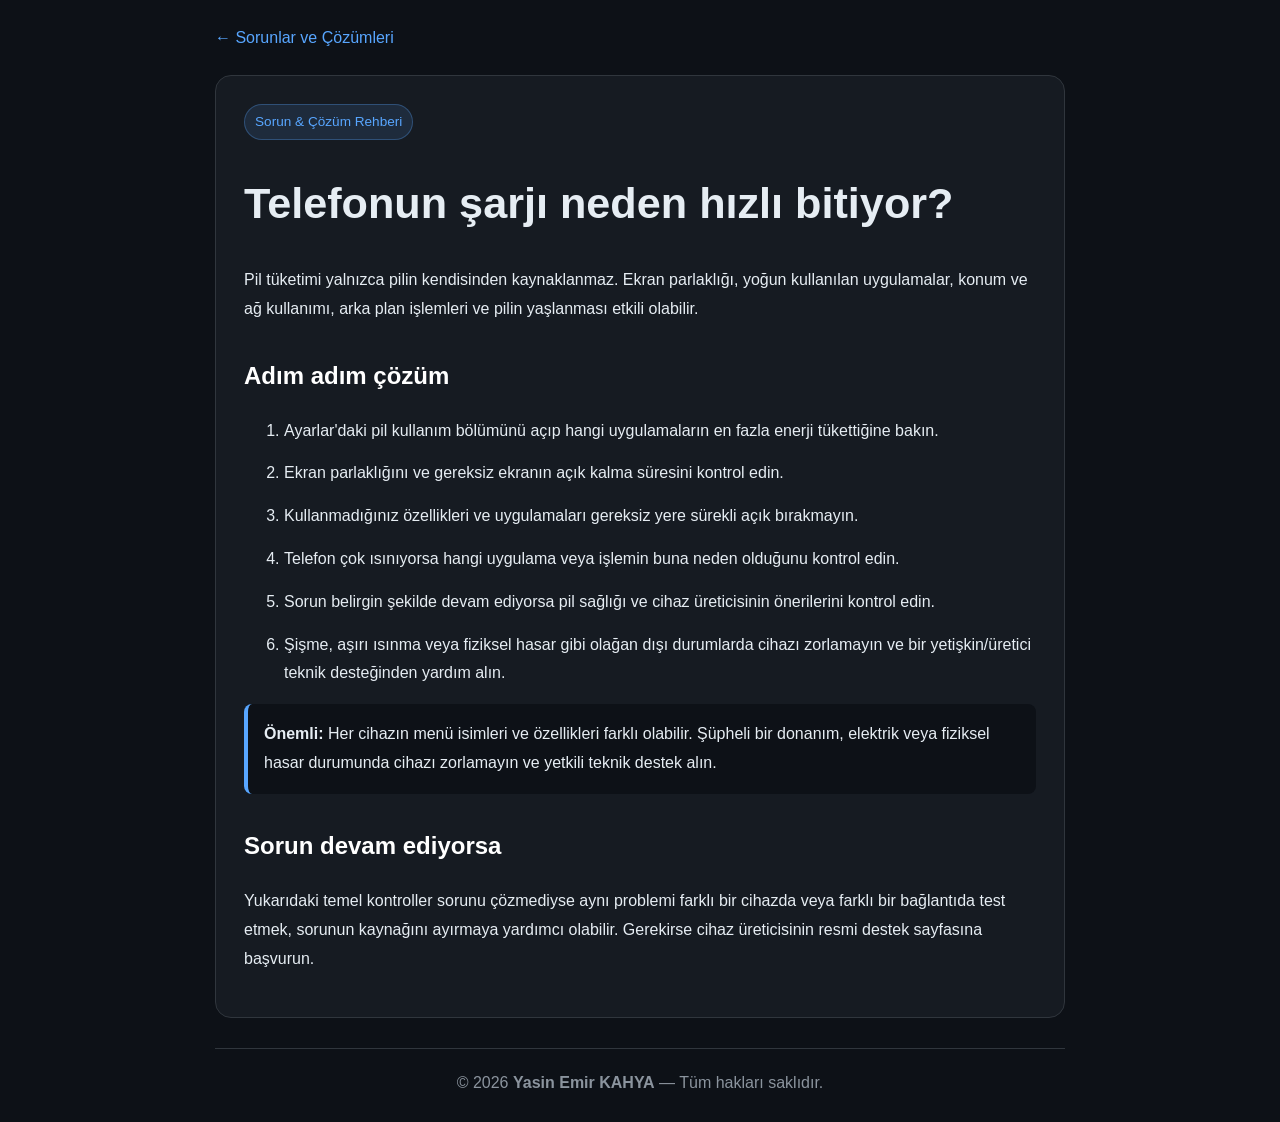
<file: telefon-sarji-hizli-bitiyor.html>
<!DOCTYPE html>
<html lang="tr">
<head>
<meta charset="UTF-8"><meta name="viewport" content="width=device-width, initial-scale=1.0">
<title>Telefonun Şarjı Neden Hızlı Bitiyor? | Yasin Emir KAHYA</title>
<meta name="description" content="Telefon bataryasının hızlı tükenmesinin olası nedenlerini ve pil kullanımını anlamak için yapılabilecek güvenli kontrolleri anlatıyoruz.">
<meta name="author" content="Yasin Emir KAHYA">
<link rel="canonical" href="https://yasinemirkahya1122-del.github.io/YasinEmirKAHYA/telefon-sarji-hizli-bitiyor.html">
<meta property="og:title" content="Telefonun Şarjı Neden Hızlı Bitiyor?">
<meta property="og:description" content="Telefon bataryasının hızlı tükenmesinin olası nedenlerini ve pil kullanımını anlamak için yapılabilecek güvenli kontrolleri anlatıyoruz.">
<meta property="og:type" content="article">
<script type="application/ld+json">
{"@context":"https://schema.org","@type":"Article","headline":"Telefonun şarjı neden hızlı bitiyor?","description":"Telefon bataryasının hızlı tükenmesinin olası nedenlerini ve pil kullanımını anlamak için yapılabilecek güvenli kontrolleri anlatıyoruz.","author":{"@type":"Person","name":"Yasin Emir KAHYA"},"mainEntityOfPage":"https://yasinemirkahya1122-del.github.io/YasinEmirKAHYA/telefon-sarji-hizli-bitiyor.html"}
</script>
<style>
body{margin:0;background:#0d1117;color:#e6edf3;font-family:Arial,sans-serif;line-height:1.8}
.wrap{max-width:850px;margin:auto;padding:24px 18px}a{color:#58a6ff}.back{display:inline-block;margin-bottom:22px;text-decoration:none}
.card{background:#161b22;border:1px solid #30363d;border-radius:16px;padding:28px}
h1{font-size:clamp(1.8rem,5vw,2.7rem);line-height:1.25}h2{margin-top:30px;color:#fff}
.tag{display:inline-block;color:#58a6ff;background:rgba(88,166,255,.12);border:1px solid rgba(88,166,255,.3);padding:5px 10px;border-radius:999px;font-size:.85rem}
li{margin:14px 0}.note{padding:16px;border-left:4px solid #58a6ff;background:#0d1117;border-radius:8px}
footer{text-align:center;color:#8b949e;margin-top:30px;border-top:1px solid #30363d;padding-top:20px}
</style>
</head><body><main class="wrap">
<a class="back" href="sorunlar-ve-cozumleri.html">← Sorunlar ve Çözümleri</a>
<article class="card">
<span class="tag">Sorun & Çözüm Rehberi</span>
<h1>Telefonun şarjı neden hızlı bitiyor?</h1>
<p>Pil tüketimi yalnızca pilin kendisinden kaynaklanmaz. Ekran parlaklığı, yoğun kullanılan uygulamalar, konum ve ağ kullanımı, arka plan işlemleri ve pilin yaşlanması etkili olabilir.</p>
<h2>Adım adım çözüm</h2><ol><li>Ayarlar'daki pil kullanım bölümünü açıp hangi uygulamaların en fazla enerji tükettiğine bakın.</li><li>Ekran parlaklığını ve gereksiz ekranın açık kalma süresini kontrol edin.</li><li>Kullanmadığınız özellikleri ve uygulamaları gereksiz yere sürekli açık bırakmayın.</li><li>Telefon çok ısınıyorsa hangi uygulama veya işlemin buna neden olduğunu kontrol edin.</li><li>Sorun belirgin şekilde devam ediyorsa pil sağlığı ve cihaz üreticisinin önerilerini kontrol edin.</li><li>Şişme, aşırı ısınma veya fiziksel hasar gibi olağan dışı durumlarda cihazı zorlamayın ve bir yetişkin/üretici teknik desteğinden yardım alın.</li></ol>
<div class="note"><strong>Önemli:</strong> Her cihazın menü isimleri ve özellikleri farklı olabilir. Şüpheli bir donanım, elektrik veya fiziksel hasar durumunda cihazı zorlamayın ve yetkili teknik destek alın.</div>
<h2>Sorun devam ediyorsa</h2>
<p>Yukarıdaki temel kontroller sorunu çözmediyse aynı problemi farklı bir cihazda veya farklı bir bağlantıda test etmek, sorunun kaynağını ayırmaya yardımcı olabilir. Gerekirse cihaz üreticisinin resmi destek sayfasına başvurun.</p>
</article>
<footer>© 2026 <strong>Yasin Emir KAHYA</strong> — Tüm hakları saklıdır.</footer>
</main></body></html>
</file>
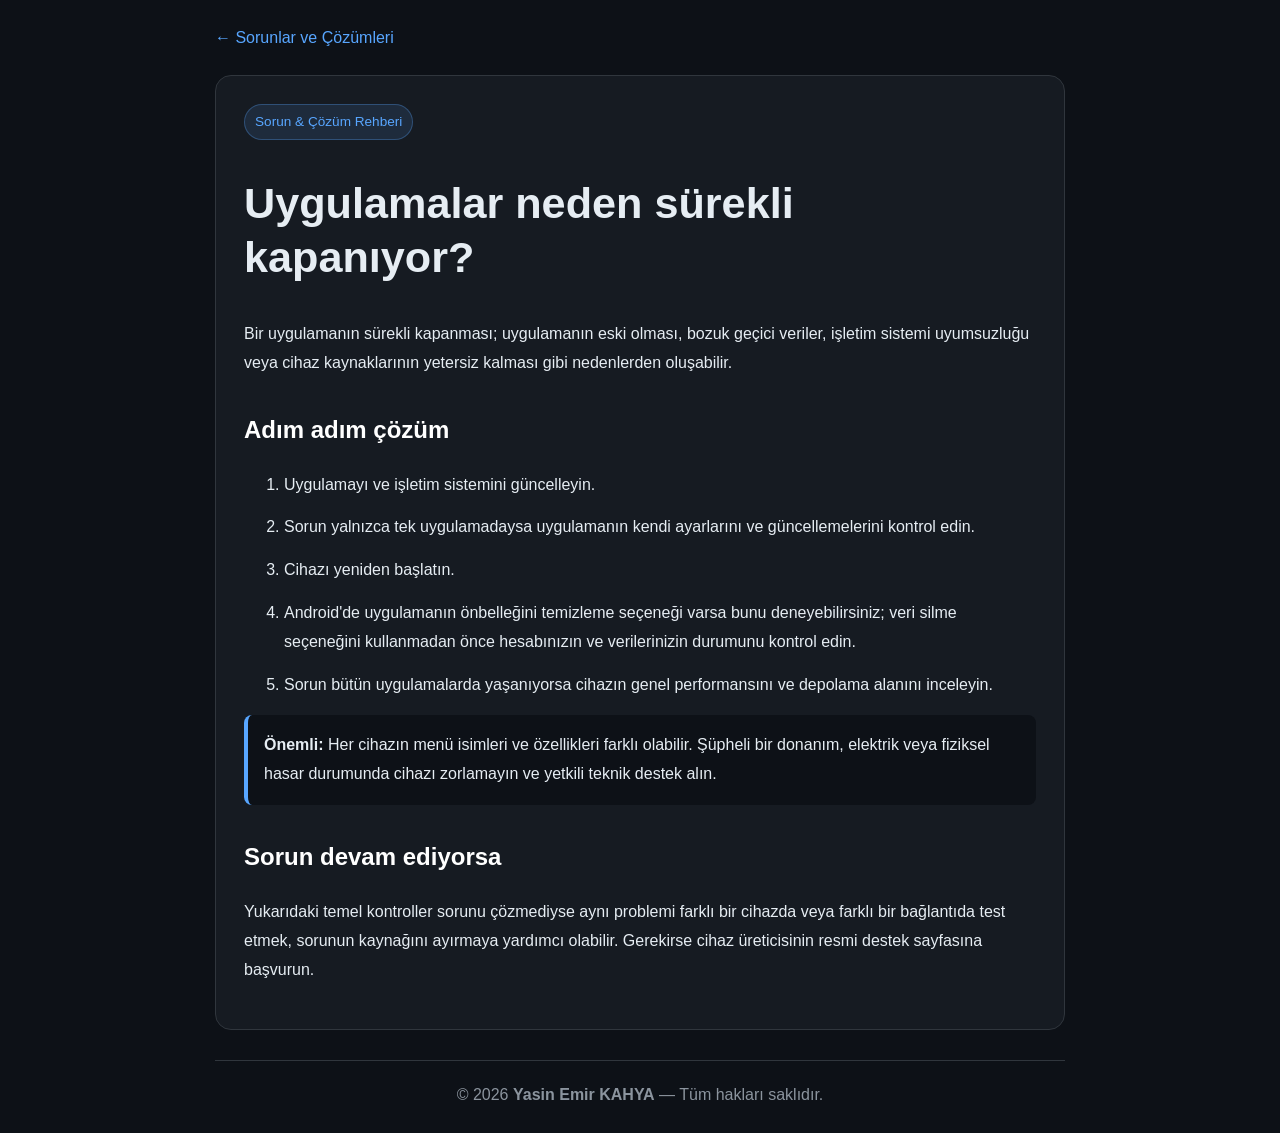
<file: uygulamalar-kapaniyor.html>
<!DOCTYPE html>
<html lang="tr">
<head>
<meta charset="UTF-8"><meta name="viewport" content="width=device-width, initial-scale=1.0">
<title>Uygulamalar Sürekli Kapanıyor: Çözümü Nedir? | Yasin Emir KAHYA</title>
<meta name="description" content="Telefon veya bilgisayarda uygulamalar durmadan kapanıyorsa bunun olası nedenlerini ve uygulanabilecek temel çözüm adımlarını anlatıyoruz.">
<meta name="author" content="Yasin Emir KAHYA">
<link rel="canonical" href="https://yasinemirkahya1122-del.github.io/YasinEmirKAHYA/uygulamalar-kapaniyor.html">
<meta property="og:title" content="Uygulamalar Sürekli Kapanıyor: Çözümü Nedir?">
<meta property="og:description" content="Telefon veya bilgisayarda uygulamalar durmadan kapanıyorsa bunun olası nedenlerini ve uygulanabilecek temel çözüm adımlarını anlatıyoruz.">
<meta property="og:type" content="article">
<script type="application/ld+json">
{"@context":"https://schema.org","@type":"Article","headline":"Uygulamalar neden sürekli kapanıyor?","description":"Telefon veya bilgisayarda uygulamalar durmadan kapanıyorsa bunun olası nedenlerini ve uygulanabilecek temel çözüm adımlarını anlatıyoruz.","author":{"@type":"Person","name":"Yasin Emir KAHYA"},"mainEntityOfPage":"https://yasinemirkahya1122-del.github.io/YasinEmirKAHYA/uygulamalar-kapaniyor.html"}
</script>
<style>
body{margin:0;background:#0d1117;color:#e6edf3;font-family:Arial,sans-serif;line-height:1.8}
.wrap{max-width:850px;margin:auto;padding:24px 18px}a{color:#58a6ff}.back{display:inline-block;margin-bottom:22px;text-decoration:none}
.card{background:#161b22;border:1px solid #30363d;border-radius:16px;padding:28px}
h1{font-size:clamp(1.8rem,5vw,2.7rem);line-height:1.25}h2{margin-top:30px;color:#fff}
.tag{display:inline-block;color:#58a6ff;background:rgba(88,166,255,.12);border:1px solid rgba(88,166,255,.3);padding:5px 10px;border-radius:999px;font-size:.85rem}
li{margin:14px 0}.note{padding:16px;border-left:4px solid #58a6ff;background:#0d1117;border-radius:8px}
footer{text-align:center;color:#8b949e;margin-top:30px;border-top:1px solid #30363d;padding-top:20px}
</style>
</head><body><main class="wrap">
<a class="back" href="sorunlar-ve-cozumleri.html">← Sorunlar ve Çözümleri</a>
<article class="card">
<span class="tag">Sorun & Çözüm Rehberi</span>
<h1>Uygulamalar neden sürekli kapanıyor?</h1>
<p>Bir uygulamanın sürekli kapanması; uygulamanın eski olması, bozuk geçici veriler, işletim sistemi uyumsuzluğu veya cihaz kaynaklarının yetersiz kalması gibi nedenlerden oluşabilir.</p>
<h2>Adım adım çözüm</h2><ol><li>Uygulamayı ve işletim sistemini güncelleyin.</li><li>Sorun yalnızca tek uygulamadaysa uygulamanın kendi ayarlarını ve güncellemelerini kontrol edin.</li><li>Cihazı yeniden başlatın.</li><li>Android'de uygulamanın önbelleğini temizleme seçeneği varsa bunu deneyebilirsiniz; veri silme seçeneğini kullanmadan önce hesabınızın ve verilerinizin durumunu kontrol edin.</li><li>Sorun bütün uygulamalarda yaşanıyorsa cihazın genel performansını ve depolama alanını inceleyin.</li></ol>
<div class="note"><strong>Önemli:</strong> Her cihazın menü isimleri ve özellikleri farklı olabilir. Şüpheli bir donanım, elektrik veya fiziksel hasar durumunda cihazı zorlamayın ve yetkili teknik destek alın.</div>
<h2>Sorun devam ediyorsa</h2>
<p>Yukarıdaki temel kontroller sorunu çözmediyse aynı problemi farklı bir cihazda veya farklı bir bağlantıda test etmek, sorunun kaynağını ayırmaya yardımcı olabilir. Gerekirse cihaz üreticisinin resmi destek sayfasına başvurun.</p>
</article>
<footer>© 2026 <strong>Yasin Emir KAHYA</strong> — Tüm hakları saklıdır.</footer>
</main></body></html>
</file>
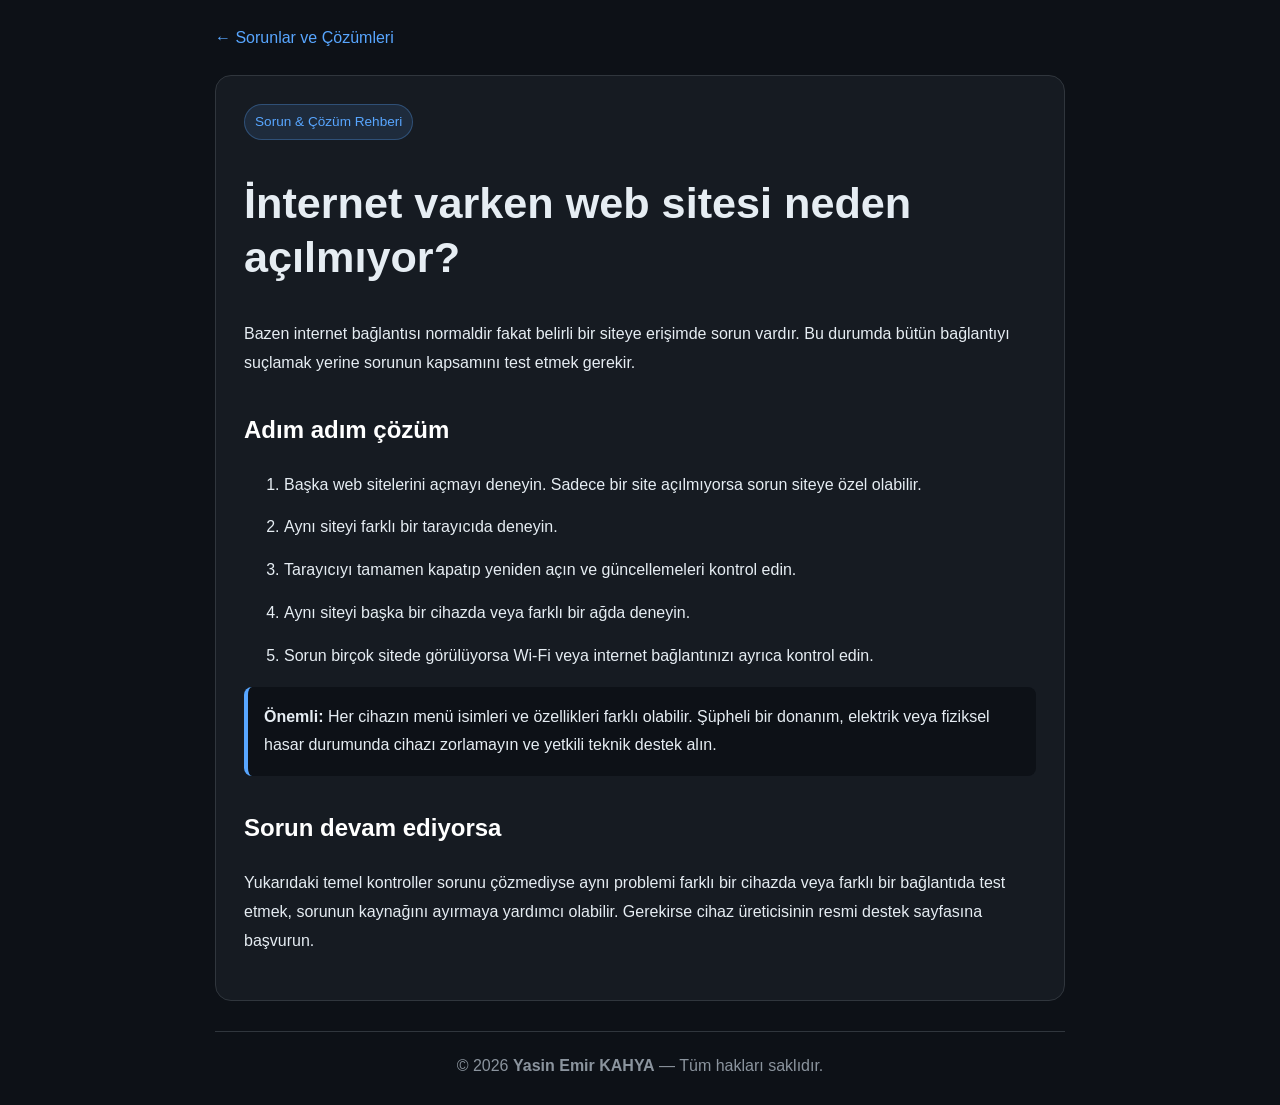
<file: web-sitesi-acilmiyor.html>
<!DOCTYPE html>
<html lang="tr">
<head>
<meta charset="UTF-8"><meta name="viewport" content="width=device-width, initial-scale=1.0">
<title>İnternet Var Ama Web Sitesi Açılmıyor | Yasin Emir KAHYA</title>
<meta name="description" content="İnternet bağlantısı çalışıyor görünmesine rağmen belirli bir web sitesinin açılmaması durumunda sorunun cihaz, tarayıcı, DNS veya sitenin kendisinden kaynaklanıp kaynaklanmadığını ayırın.">
<meta name="author" content="Yasin Emir KAHYA">
<link rel="canonical" href="https://yasinemirkahya1122-del.github.io/YasinEmirKAHYA/web-sitesi-acilmiyor.html">
<meta property="og:title" content="İnternet Var Ama Web Sitesi Açılmıyor">
<meta property="og:description" content="İnternet bağlantısı çalışıyor görünmesine rağmen belirli bir web sitesinin açılmaması durumunda sorunun cihaz, tarayıcı, DNS veya sitenin kendisinden kaynaklanıp kaynaklanmadığını ayırın.">
<meta property="og:type" content="article">
<script type="application/ld+json">
{"@context":"https://schema.org","@type":"Article","headline":"İnternet varken web sitesi neden açılmıyor?","description":"İnternet bağlantısı çalışıyor görünmesine rağmen belirli bir web sitesinin açılmaması durumunda sorunun cihaz, tarayıcı, DNS veya sitenin kendisinden kaynaklanıp kaynaklanmadığını ayırın.","author":{"@type":"Person","name":"Yasin Emir KAHYA"},"mainEntityOfPage":"https://yasinemirkahya1122-del.github.io/YasinEmirKAHYA/web-sitesi-acilmiyor.html"}
</script>
<style>
body{margin:0;background:#0d1117;color:#e6edf3;font-family:Arial,sans-serif;line-height:1.8}
.wrap{max-width:850px;margin:auto;padding:24px 18px}a{color:#58a6ff}.back{display:inline-block;margin-bottom:22px;text-decoration:none}
.card{background:#161b22;border:1px solid #30363d;border-radius:16px;padding:28px}
h1{font-size:clamp(1.8rem,5vw,2.7rem);line-height:1.25}h2{margin-top:30px;color:#fff}
.tag{display:inline-block;color:#58a6ff;background:rgba(88,166,255,.12);border:1px solid rgba(88,166,255,.3);padding:5px 10px;border-radius:999px;font-size:.85rem}
li{margin:14px 0}.note{padding:16px;border-left:4px solid #58a6ff;background:#0d1117;border-radius:8px}
footer{text-align:center;color:#8b949e;margin-top:30px;border-top:1px solid #30363d;padding-top:20px}
</style>
</head><body><main class="wrap">
<a class="back" href="sorunlar-ve-cozumleri.html">← Sorunlar ve Çözümleri</a>
<article class="card">
<span class="tag">Sorun & Çözüm Rehberi</span>
<h1>İnternet varken web sitesi neden açılmıyor?</h1>
<p>Bazen internet bağlantısı normaldir fakat belirli bir siteye erişimde sorun vardır. Bu durumda bütün bağlantıyı suçlamak yerine sorunun kapsamını test etmek gerekir.</p>
<h2>Adım adım çözüm</h2><ol><li>Başka web sitelerini açmayı deneyin. Sadece bir site açılmıyorsa sorun siteye özel olabilir.</li><li>Aynı siteyi farklı bir tarayıcıda deneyin.</li><li>Tarayıcıyı tamamen kapatıp yeniden açın ve güncellemeleri kontrol edin.</li><li>Aynı siteyi başka bir cihazda veya farklı bir ağda deneyin.</li><li>Sorun birçok sitede görülüyorsa Wi-Fi veya internet bağlantınızı ayrıca kontrol edin.</li></ol>
<div class="note"><strong>Önemli:</strong> Her cihazın menü isimleri ve özellikleri farklı olabilir. Şüpheli bir donanım, elektrik veya fiziksel hasar durumunda cihazı zorlamayın ve yetkili teknik destek alın.</div>
<h2>Sorun devam ediyorsa</h2>
<p>Yukarıdaki temel kontroller sorunu çözmediyse aynı problemi farklı bir cihazda veya farklı bir bağlantıda test etmek, sorunun kaynağını ayırmaya yardımcı olabilir. Gerekirse cihaz üreticisinin resmi destek sayfasına başvurun.</p>
</article>
<footer>© 2026 <strong>Yasin Emir KAHYA</strong> — Tüm hakları saklıdır.</footer>
</main></body></html>
</file>
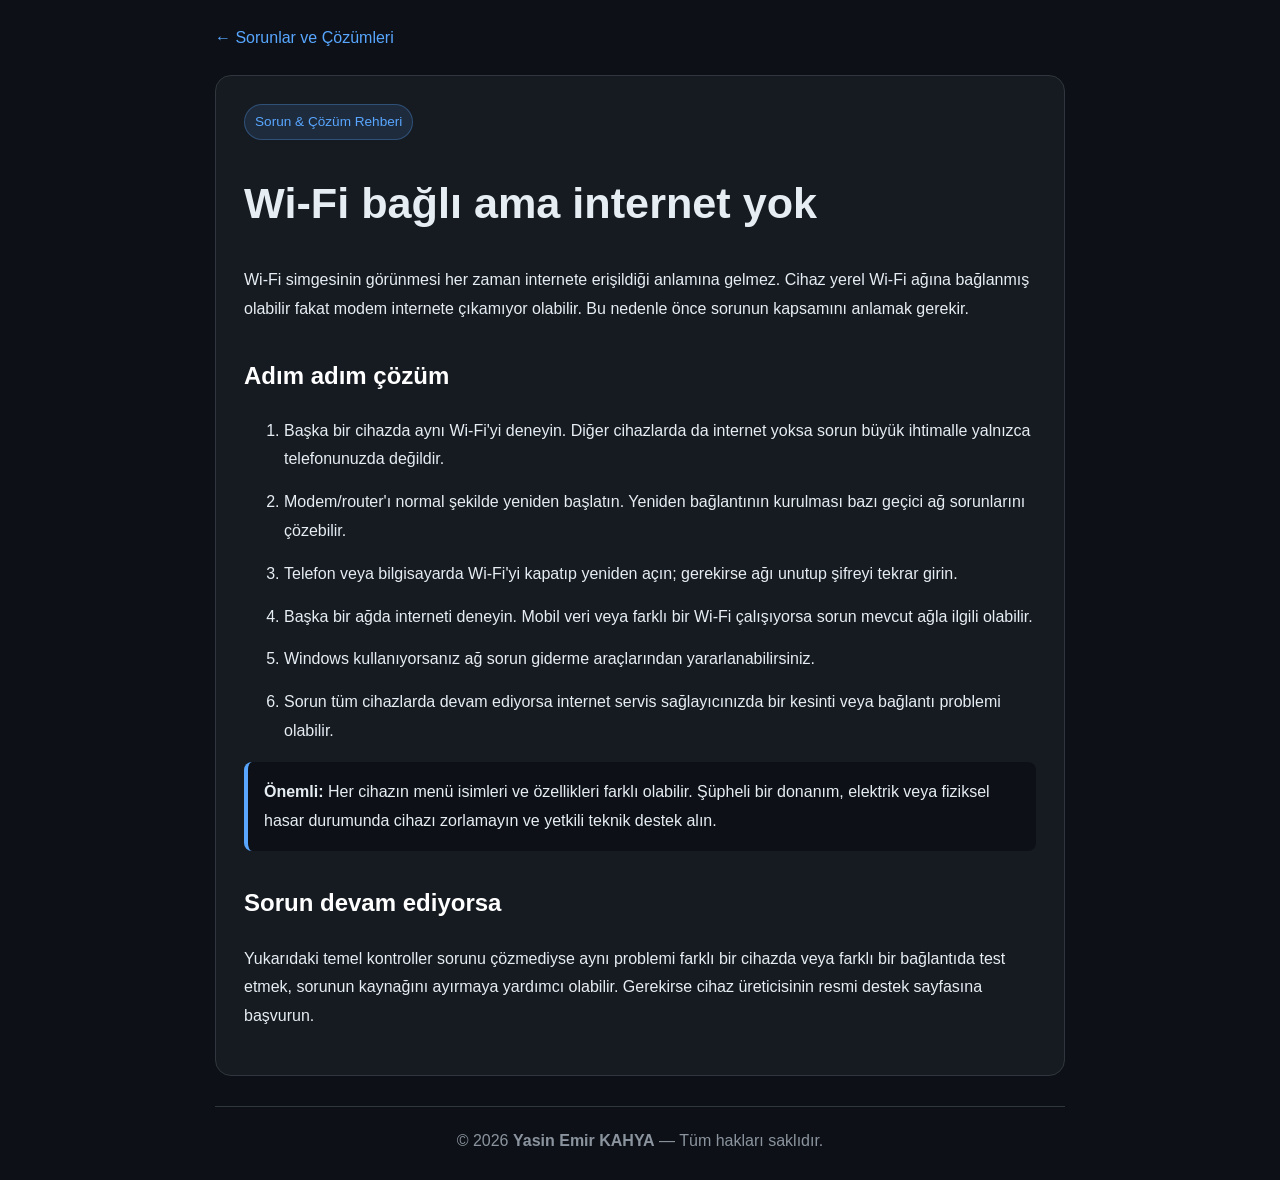
<file: wifi-bagli-ama-internet-yok.html>
<!DOCTYPE html>
<html lang="tr">
<head>
<meta charset="UTF-8"><meta name="viewport" content="width=device-width, initial-scale=1.0">
<title>Wi-Fi Bağlı Ama İnternet Yok: Ne Yapmalıyım? | Yasin Emir KAHYA</title>
<meta name="description" content="Wi-Fi bağlı görünüyor ama internet çalışmıyorsa sorunun cihazda mı, modem/router'da mı yoksa internet servisinde mi olduğunu adım adım bulun.">
<meta name="author" content="Yasin Emir KAHYA">
<link rel="canonical" href="https://yasinemirkahya1122-del.github.io/YasinEmirKAHYA/wifi-bagli-ama-internet-yok.html">
<meta property="og:title" content="Wi-Fi Bağlı Ama İnternet Yok: Ne Yapmalıyım?">
<meta property="og:description" content="Wi-Fi bağlı görünüyor ama internet çalışmıyorsa sorunun cihazda mı, modem/router'da mı yoksa internet servisinde mi olduğunu adım adım bulun.">
<meta property="og:type" content="article">
<script type="application/ld+json">
{"@context":"https://schema.org","@type":"Article","headline":"Wi-Fi bağlı ama internet yok","description":"Wi-Fi bağlı görünüyor ama internet çalışmıyorsa sorunun cihazda mı, modem/router'da mı yoksa internet servisinde mi olduğunu adım adım bulun.","author":{"@type":"Person","name":"Yasin Emir KAHYA"},"mainEntityOfPage":"https://yasinemirkahya1122-del.github.io/YasinEmirKAHYA/wifi-bagli-ama-internet-yok.html"}
</script>
<style>
body{margin:0;background:#0d1117;color:#e6edf3;font-family:Arial,sans-serif;line-height:1.8}
.wrap{max-width:850px;margin:auto;padding:24px 18px}a{color:#58a6ff}.back{display:inline-block;margin-bottom:22px;text-decoration:none}
.card{background:#161b22;border:1px solid #30363d;border-radius:16px;padding:28px}
h1{font-size:clamp(1.8rem,5vw,2.7rem);line-height:1.25}h2{margin-top:30px;color:#fff}
.tag{display:inline-block;color:#58a6ff;background:rgba(88,166,255,.12);border:1px solid rgba(88,166,255,.3);padding:5px 10px;border-radius:999px;font-size:.85rem}
li{margin:14px 0}.note{padding:16px;border-left:4px solid #58a6ff;background:#0d1117;border-radius:8px}
footer{text-align:center;color:#8b949e;margin-top:30px;border-top:1px solid #30363d;padding-top:20px}
</style>
</head><body><main class="wrap">
<a class="back" href="sorunlar-ve-cozumleri.html">← Sorunlar ve Çözümleri</a>
<article class="card">
<span class="tag">Sorun & Çözüm Rehberi</span>
<h1>Wi-Fi bağlı ama internet yok</h1>
<p>Wi-Fi simgesinin görünmesi her zaman internete erişildiği anlamına gelmez. Cihaz yerel Wi-Fi ağına bağlanmış olabilir fakat modem internete çıkamıyor olabilir. Bu nedenle önce sorunun kapsamını anlamak gerekir.</p>
<h2>Adım adım çözüm</h2><ol><li>Başka bir cihazda aynı Wi-Fi'yi deneyin. Diğer cihazlarda da internet yoksa sorun büyük ihtimalle yalnızca telefonunuzda değildir.</li><li>Modem/router'ı normal şekilde yeniden başlatın. Yeniden bağlantının kurulması bazı geçici ağ sorunlarını çözebilir.</li><li>Telefon veya bilgisayarda Wi-Fi'yi kapatıp yeniden açın; gerekirse ağı unutup şifreyi tekrar girin.</li><li>Başka bir ağda interneti deneyin. Mobil veri veya farklı bir Wi-Fi çalışıyorsa sorun mevcut ağla ilgili olabilir.</li><li>Windows kullanıyorsanız ağ sorun giderme araçlarından yararlanabilirsiniz.</li><li>Sorun tüm cihazlarda devam ediyorsa internet servis sağlayıcınızda bir kesinti veya bağlantı problemi olabilir.</li></ol>
<div class="note"><strong>Önemli:</strong> Her cihazın menü isimleri ve özellikleri farklı olabilir. Şüpheli bir donanım, elektrik veya fiziksel hasar durumunda cihazı zorlamayın ve yetkili teknik destek alın.</div>
<h2>Sorun devam ediyorsa</h2>
<p>Yukarıdaki temel kontroller sorunu çözmediyse aynı problemi farklı bir cihazda veya farklı bir bağlantıda test etmek, sorunun kaynağını ayırmaya yardımcı olabilir. Gerekirse cihaz üreticisinin resmi destek sayfasına başvurun.</p>
</article>
<footer>© 2026 <strong>Yasin Emir KAHYA</strong> — Tüm hakları saklıdır.</footer>
</main></body></html>
</file>
